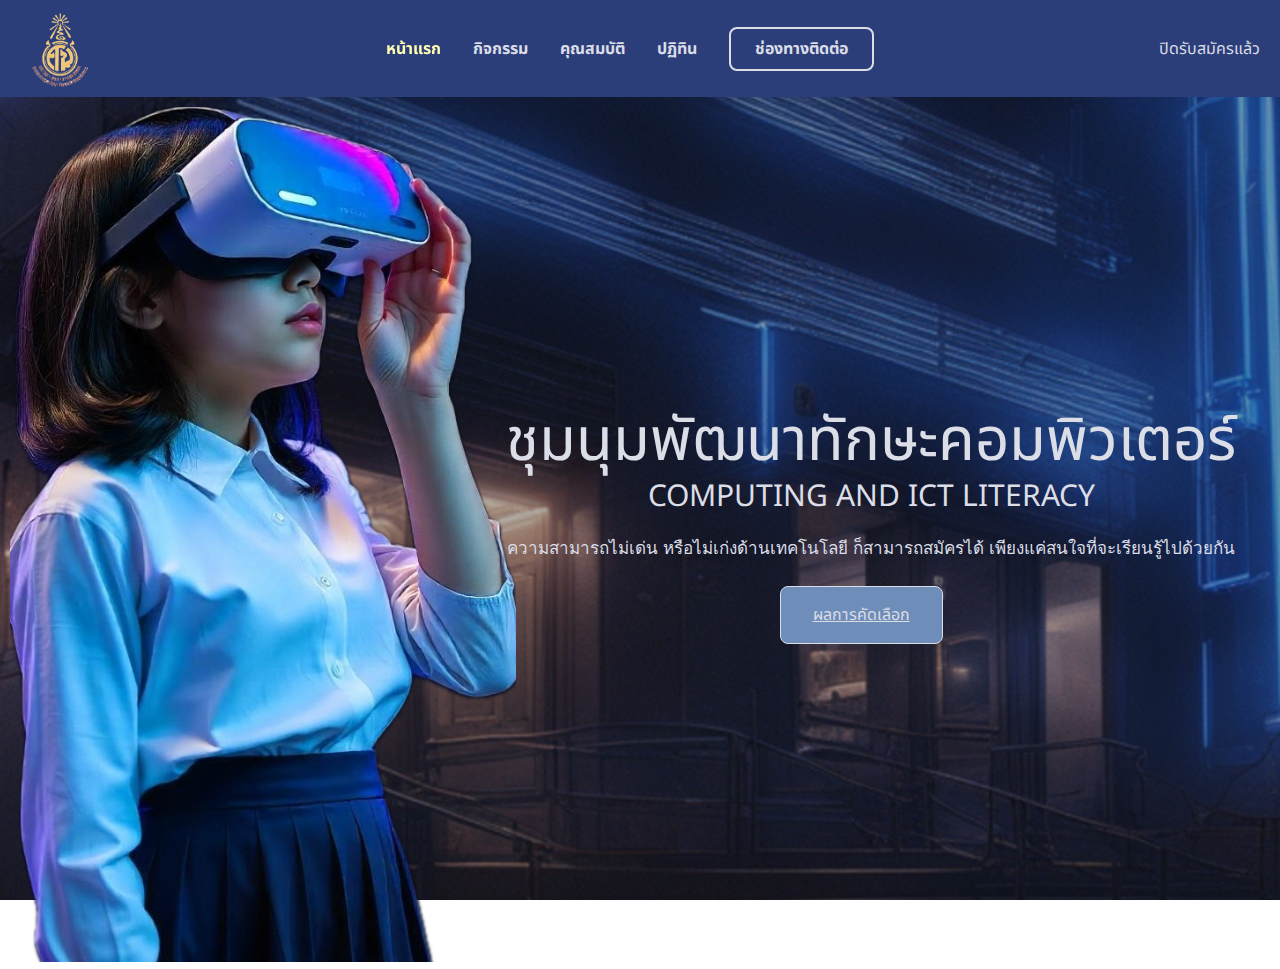
<file: index.html>
<!DOCTYPE html>
<html lang="en">
<head>
    <meta charset="UTF-8">
    <meta name="viewport" content="width=device-width, initial-scale=1.0">
    <link rel="stylesheet" href="./style.css">
    <title>ชุมนุมพัฒนาทักษะคอมพิวเตอร์</title>
</head>

<body>
    <div class="main-container">
        <nav>
            <div class="logo">
                <img src="SNR logo.png" width="80px" alt="logo">
            </div>
            <ul>
                <li>
                    <a class="active" href="#">หน้าแรก</a>
                </li>

                <li>
                    <a href="กิจกรรม.html">กิจกรรม</a>
                </li>

                <li>
                    <a href="คุณสมบัติ.html">คุณสมบัติ</a>
                </li>

                <li>
                    <a href="ปฏิทิน.html">ปฏิทิน</a>
                </li>

                <!--<li>
                    <a href="#">ลงเวลาเรียน</a>
                </li>

                <li>
                    <a href="#">สื่อการสอน</a>
                </li>-->

                <li>
                    <a class="btn light" href="/ช่องทางติดต่อ.html">ช่องทางติดต่อ</a>
                </li>     
            </ul>
                <div class="banner">
                    ปิดรับสมัครแล้ว
                </div>
                <div class="mobile-menu active">
                    <img src="menu.svg" alt="nav-icon">
                </div>
                <div class="mobile-close">
                    <img src="close.svg" alt="nav-icon">
                </div>

                <nav class="mobile-navigation">
                    <ul>
                        <li>
                            <a class="active" href="index.html">หน้าแรก</a>
                        </li>

                        <li>
                            <a href="กิจกรรม.html">กิจกรรม</a>
                        </li>

                        <li>
                            <a href="#">คุณสมบัติ</a>
                        </li>

                        <li>
                            <a href="ปฏิทิน.html">ปฏิทิน</a>
                        </li>

                        <!--<li>
                            <a href="#">ลงเวลาเรียน</a>
                        </l>

                        <li>
                            <a href="#">สื่อการสอน</a>
                        </li>-->

                        <li>
                            <a class="btn light" href="/ช่องทางติดต่อ.html">ช่องทางติดต่อ</a>
                        </li>     
                    </ul>
                </nav>
        </nav>



        <div class="hero-container">
            <!--<div class="hero-image">
                <img src="IMG_1055.PNG" width="280px" alt="hero image">
                <div class="hero-ground"></div>
            </div>-->
            <div class="hero-image">
                <img src="./IMG_1055.svg" alt="hero image">
            </div>
            <div class="hero-text">
                <h1>
                    ชุมนุมพัฒนาทักษะคอมพิวเตอร์
                </h1>
                <h3>
                    COMPUTING AND ICT LITERACY
                </h3>
                <p class="subtitle">
                    ความสามารถไม่เด่น หรือไม่เก่งด้านเทคโนโลยี ก็สามารถสมัครได้ เพียงแค่สนใจที่จะเรียนรู้ไปด้วยกัน
                </p>
                <div class="btn dark">
                    <a class="btn1" href="ผลการคัดเลือก.html">
                        ผลการคัดเลือก
                    </a>
                    <!--<a class="btn2">
                        เข้าสู่ระบบ
                    </a>-->
                </div>
            </div>
        
            
        </div>
        <div class="hero-text1">
            <div class="btn dark1">
                <a class="btn3" href="ผลการคัดเลือก.html">
                    ผลการคัดเลือก
                </a>
                <!--<a class="btn4">
                    เข้าสู่ระบบ
                </a>-->
            </div>
            <p class="subtitle1">
                ความสามารถไม่เด่น หรือไม่เก่งด้านเทคโนโลยี ก็สามารถสมัครได้ เพียงแค่สนใจที่จะเรียนรู้ไปด้วยกัน
            </p>
            <div class="banner1">
                ปิดรับสมัครแล้ว
            </div>
        </div>
        <!--<div class="bg">
            <img src="ชุมนุม.png 1.svg" alt="background">
        </div>-->
        
    
    <script src="./main.js"> 

    </script>
</body>
</html>
</file>
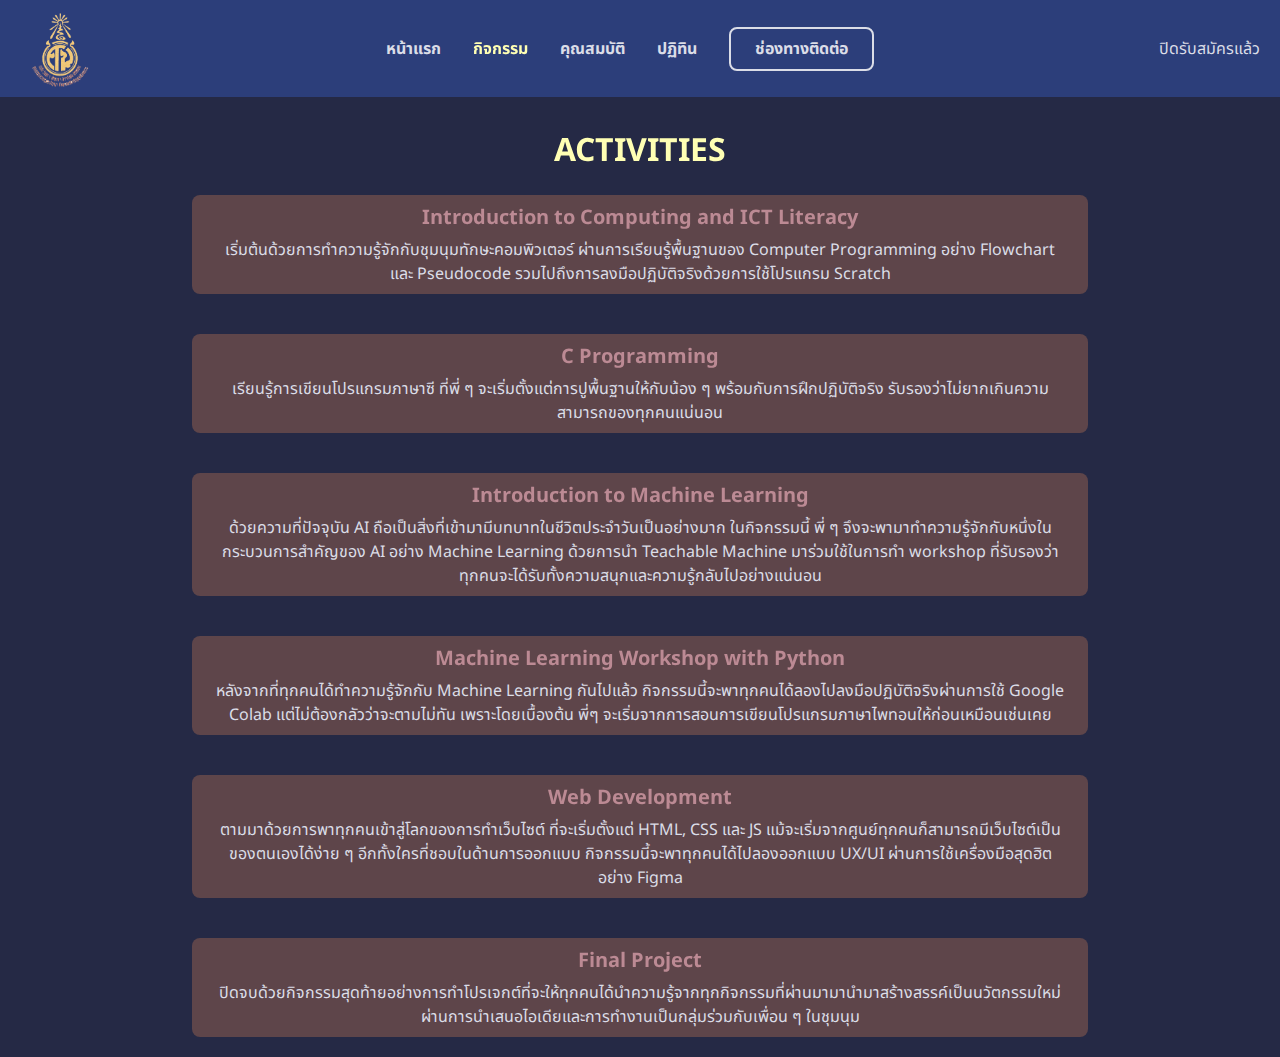
<file: กิจกรรม.html>
<!DOCTYPE html>
<html lang="en">
<head>
    <meta charset="UTF-8">
    <meta name="viewport" content="width=device-width, initial-scale=1.0">
    <link rel="stylesheet" href="/กิจกรรม.css">
    <title>กิจกรรม</title>
</head>
<body>
    <div class="main-container">
        <nav>
            <div class="logo">
                <img src="SNR logo.png" width="80px" alt="logo">
            </div>
            <ul>
                <li>
                    <a href="index.html">หน้าแรก</a>
                </li>

                <li>
                    <a class="active" href="กิจกรรม.html">กิจกรรม</a>
                </li>

                <li>
                    <a href="คุณสมบัติ.html">คุณสมบัติ</a>
                </li>

                <li>
                    <a href="ปฏิทิน.html">ปฏิทิน</a>
                </li>

                <!--<li>
                    <a href="#">ลงเวลาเรียน</a>
                </li>

                <li>
                    <a href="#">สื่อการสอน</a>
                </li>-->

                <li>
                    <a class="btn light" href="/ช่องทางติดต่อ.html">ช่องทางติดต่อ</a>
                </li>     
            </ul>
                <div class="banner">
                    ปิดรับสมัครแล้ว
                </div>

                <div class="mobile-menu active">
                    <img src="menu.svg" alt="nav-icon">
                </div>
                <div class="mobile-close">
                    <img src="close.svg" alt="nav-icon">
                </div>
            
                <nav class="mobile-navigation">
                    <ul>
                        <li>
                            <a href="/index.html">หน้าแรก</a>
                        </li>

                        <li>
                            <a class="active" href="/กิจกรรม.html">กิจกรรม</a>
                        </li>

                        <li>
                            <a href="/คุณสมบัติ.html">คุณสมบัติ</a>
                        </li>

                        <li>
                            <a href="ปฏิทิน.html">ปฏิทิน</a>
                        </li>

                        <!--<li>
                            <a href="#">ลงเวลาเรียน</a>
                        </l>

                        <li>
                            <a href="#">สื่อการสอน</a>
                        </li>-->

                        <li>
                            <a class="btn light" href="/ช่องทางติดต่อ.html">ช่องทางติดต่อ</a>
                        </li>     
                    </ul>
                </nav>
        </nav>

        <div class="heading">
            <h1>ACTIVITIES</h1>
        </div>

        <div class="content">
            <div class="card1">
                <span class="title">
                    Introduction to Computing and ICT Literacy
                </span>
                <span>
                    เริ่มต้นด้วยการทำความรู้จักกับชุมนุมทักษะคอมพิวเตอร์ ผ่านการเรียนรู้พื้นฐานของ Computer Programming อย่าง Flowchart และ Pseudocode รวมไปถึงการลงมือปฏิบัติจริงด้วยการใช้โปรแกรม Scratch
                </span>
            </div>

            <div class="card2">
                <span class="title">
                    C Programming
                </span>
                <span>
                    เรียนรู้การเขียนโปรแกรมภาษาซี ที่พี่ ๆ จะเริ่มตั้งแต่การปูพื้นฐานให้กับน้อง ๆ พร้อมกับการฝึกปฏิบัติจริง รับรองว่าไม่ยากเกินความสามารถของทุกคนแน่นอน
                </span>
            </div>

            <div class="card3">
                <span class="title">
                    Introduction to Machine Learning
                </span>
                <span>
                    ด้วยความที่ปัจจุบัน AI ถือเป็นสิ่งที่เข้ามามีบทบาทในชีวิตประจำวันเป็นอย่างมาก ในกิจกรรมนี้ พี่ ๆ จึงจะพามาทำความรู้จักกับหนึ่งในกระบวนการสำคัญของ AI อย่าง Machine Learning ด้วยการนำ Teachable Machine มาร่วมใช้ในการทำ workshop ที่รับรองว่าทุกคนจะได้รับทั้งความสนุกและความรู้กลับไปอย่างแน่นอน
                </span>
            </div>

            <div class="card4">
                <span class="title">
                    Machine Learning Workshop with Python
                </span>
                <span>
                    หลังจากที่ทุกคนได้ทำความรู้จักกับ Machine Learning กันไปแล้ว กิจกรรมนี้จะพาทุกคนได้ลองไปลงมือปฏิบัติจริงผ่านการใช้ Google Colab แต่ไม่ต้องกลัวว่าจะตามไม่ทัน เพราะโดยเบื้องต้น พี่ๆ จะเริ่มจากการสอนการเขียนโปรแกรมภาษาไพทอนให้ก่อนเหมือนเช่นเคย
                </span>
            </div>

            <div class="card5">
                <span class="title">
                    Web Development
                </span>
                <span>
                    ตามมาด้วยการพาทุกคนเข้าสู่โลกของการทำเว็บไซต์ ที่จะเริ่มตั้งแต่ HTML, CSS และ JS แม้จะเริ่มจากศูนย์ทุกคนก็สามารถมีเว็บไซต์เป็นของตนเองได้ง่าย ๆ อีกทั้งใครที่ชอบในด้านการออกแบบ กิจกรรมนี้จะพาทุกคนได้ไปลองออกแบบ UX/UI ผ่านการใช้เครื่องมือสุดฮิตอย่าง Figma
                </span>
            </div>

            <div class="card6">
                <span class="title">
                    Final Project
                </span>
                <span>
                    ปิดจบด้วยกิจกรรมสุดท้ายอย่างการทำโปรเจกต์ที่จะให้ทุกคนได้นำความรู้จากทุกกิจกรรมที่ผ่านมามานำมาสร้างสรรค์เป็นนวัตกรรมใหม่ผ่านการนำเสนอไอเดียและการทำงานเป็นกลุ่มร่วมกับเพื่อน ๆ ในชุมนุม
                </span>
            </div>
        </div>
        
    <script src="./main.js"> 

    </script>
        
</body>
</html>
</file>
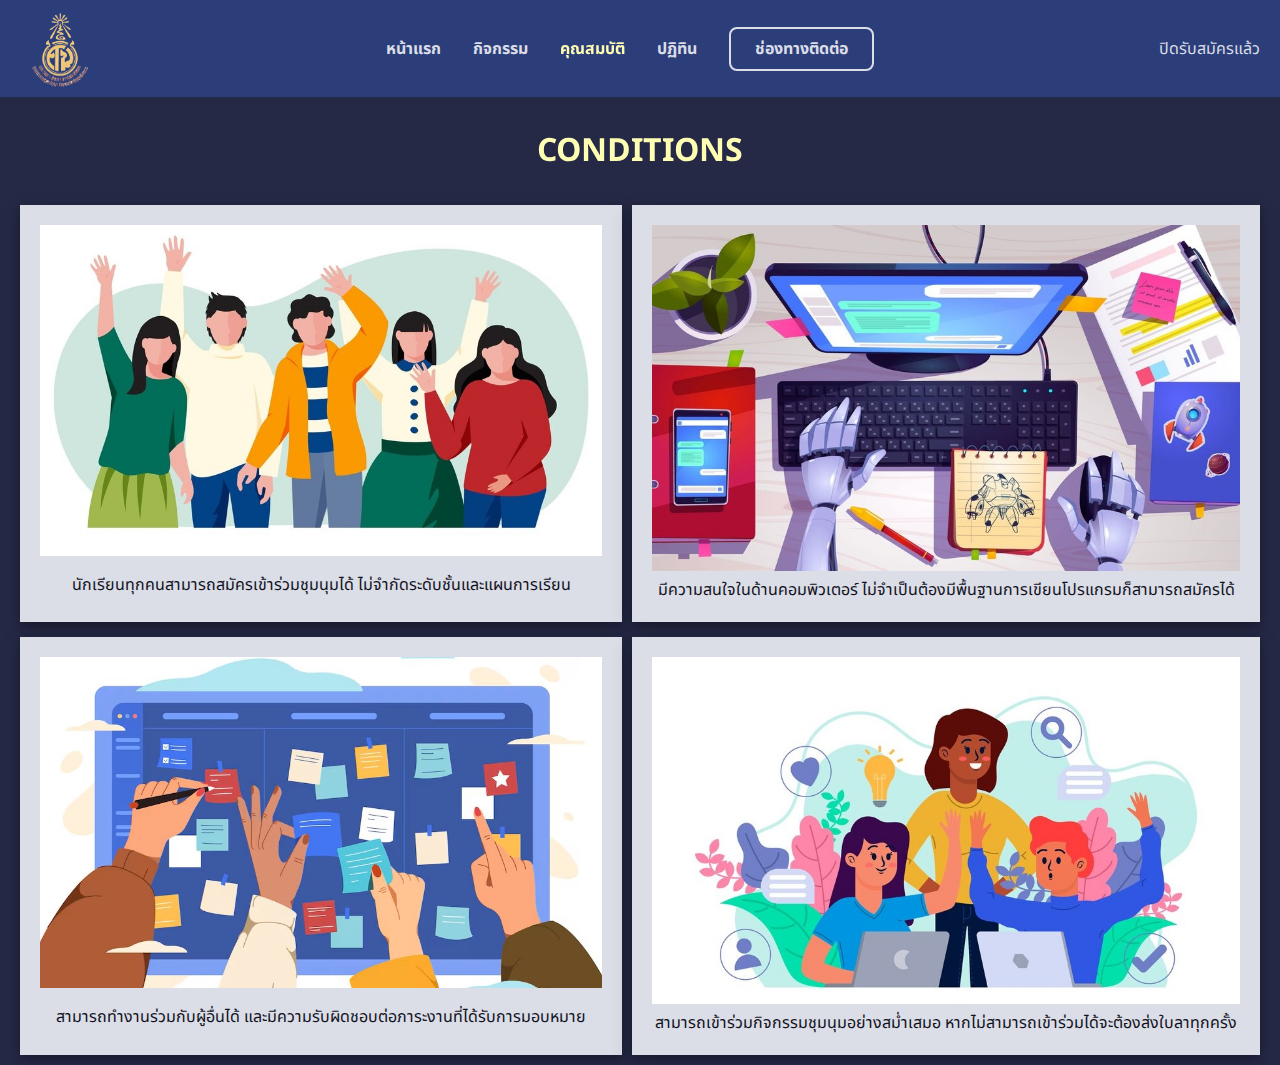
<file: คุณสมบัติ.html>
<!DOCTYPE html>
<html lang="en">
<head>
    <meta charset="UTF-8">
    <meta name="viewport" content="width=device-width, initial-scale=1.0">
    <link rel="stylesheet" href="/คุณสมบัติ.css">
    <title>คุณสมบัติ</title>
</head>
<body>
    <div class="main-container">
        <nav>
            <div class="logo">
                <img src="SNR logo.png" width="80px" alt="logo">
            </div>
            <ul>
                <li>
                    <a href="index.html">หน้าแรก</a>
                </li>

                <li>
                    <a href="กิจกรรม.html">กิจกรรม</a>
                </li>

                <li>
                    <a class="active" href="คุณสมบัติ.html">คุณสมบัติ</a>
                </li>

                <li>
                    <a href="ปฏิทิน.html">ปฏิทิน</a>
                </li>

                <!--<li>
                    <a href="#">ลงเวลาเรียน</a>
                </li>

                <li>
                    <a href="#">สื่อการสอน</a>
                </li>-->

                <li>
                    <a class="btn light" href="/ช่องทางติดต่อ.html">ช่องทางติดต่อ</a>
                </li>     
            </ul>
                <div class="banner">
                    ปิดรับสมัครแล้ว
                </div>

                <div class="mobile-menu active">
                    <img src="menu.svg" alt="nav-icon">
                </div>
                <div class="mobile-close">
                    <img src="close.svg" alt="nav-icon">
                </div>
            
                <nav class="mobile-navigation">
                    <ul>
                        <li>
                            <a href="index.html">หน้าแรก</a>
                        </li>

                        <li>
                            <a href="กิจกรรม.html">กิจกรรม</a>
                        </li>

                        <li>
                            <a class="active" href="คุณสมบัติ.html">คุณสมบัติ</a>
                        </li>

                        <li>
                            <a href="ปฏิทิน.html">ปฏิทิน</a>
                        </li>

                        <!--<li>
                            <a href="#">ลงเวลาเรียน</a>
                        </li>

                        <li>
                            <a href="#">สื่อการสอน</a>
                        </li>-->

                        <li>
                            <a class="btn light" href="/ช่องทางติดต่อ.html">ช่องทางติดต่อ</a>
                        </li>     
                    </ul>
                </nav>
        </nav>


        <div class="heading">
            <h1>CONDITIONS</h1>
        </div>

        <div class="content">
            <!--<div class="content_info">-->
                <div class="card1">
                    <img src="/con1.1.jpg" alt="">
                    <span>
                        นักเรียนทุกคนสามารถสมัครเข้าร่วมชุมนุมได้ ไม่จำกัดระดับชั้นและแผนการเรียน
                    </span>
                </div>

                <div class="card2">
                    <img src="/con3.3.jpg" alt="">
                    <span>
                        มีความสนใจในด้านคอมพิวเตอร์ ไม่จำเป็นต้องมีพื้นฐานการเขียนโปรแกรมก็สามารถสมัครได้ 
                    </span>
                </div>

                <div class="card3">
                    <img src="/con2.jpg" alt="">
                    <span>
                        สามารถทำงานร่วมกับผู้อื่นได้ และมีความรับผิดชอบต่อภาระงานที่ได้รับการมอบหมาย
                    </span>
                </div>

                <div class="card4">
                    <img src="/con4.jpg" alt="">
                    <span>
                        สามารถเข้าร่วมกิจกรรมชุมนุมอย่างสม่ำเสมอ หากไม่สามารถเข้าร่วมได้จะต้องส่งใบลาทุกครั้ง
                    </span>
                </div>
            </div>
        </div>
        
    <script src="./main.js"> 

    </script>
        
</body>
</html>
</file>
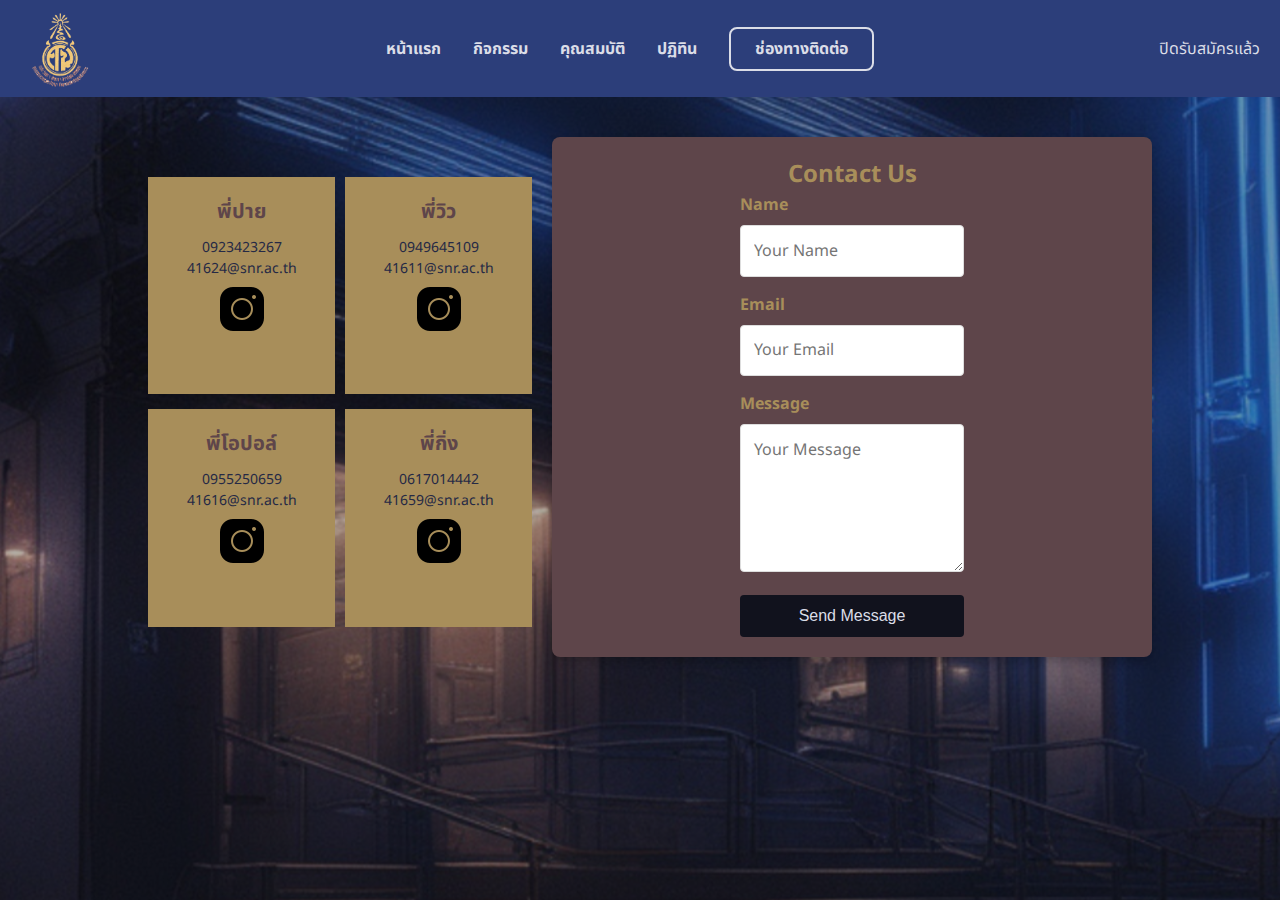
<file: ช่องทางติดต่อ.html>
<!DOCTYPE html>
<html lang="en">
<head>
    <meta charset="UTF-8">
    <meta name="viewport" content="width=device-width, initial-scale=1.0">
    <link rel="stylesheet" href="/ช่องทางติดต่อ.css">
    <title>ช่องทางติดต่อ</title>
</head>
<body>
    <div class="main-container">
        <nav>
            <div class="logo">
                <img src="SNR logo.png" width="80px" alt="logo">
            </div>
            <ul>
                <li>
                    <a href="index.html">หน้าแรก</a>
                </li>

                <li>
                    <a href="กิจกรรม.html">กิจกรรม</a>
                </li>

                <li>
                    <a  href="คุณสมบัติ.html">คุณสมบัติ</a>
                </li>

                <li>
                    <a href="ปฏิทิน.html">ปฏิทิน</a>
                </li>

                <!--<li>
                    <a href="#">ลงเวลาเรียน</a>
                </li>

                <li>
                    <a href="#">สื่อการสอน</a>
                </li>-->

                <li>
                    <a class="btn light" href="#">ช่องทางติดต่อ</a>
                </li>     
            </ul>
                <div class="banner">
                    ปิดรับสมัครแล้ว
                </div>

                <div class="mobile-menu active">
                    <img src="menu.svg" alt="nav-icon">
                </div>
                <div class="mobile-close">
                    <img src="close.svg" alt="nav-icon">
                </div>
            
                <nav class="mobile-navigation">
                    <ul>
                        <li>
                            <a href="index.html">หน้าแรก</a>
                        </li>

                        <li>
                            <a href="กิจกรรม.html">กิจกรรม</a>
                        </li>

                        <li>
                            <a href="คุณสมบัติ.html">คุณสมบัติ</a>
                        </li>

                        <li>
                            <a href="ปฏิทิน.html">ปฏิทิน</a>
                        </li>

                        <!--<li>
                            <a href="#">ลงเวลาเรียน</a>
                        </l>

                        <li>
                            <a href="#">สื่อการสอน</a>
                        </li>-->

                        <li>
                            <a class="btn light" href="#">ช่องทางติดต่อ</a>
                        </li>     
                    </ul>
                </nav>
        </nav>

        <!--<div class="heading">
            <h1>CONTACT</h1>
        </div>-->

        <div class="contact">
            <div class="content">
                <div class="con1">
                    <h1 class="name">พี่ปาย</h1>
                        <div class="info">
                            <p>0923423267</p>
                            <p>41624@snr.ac.th</p>
                            <a href="https://www.instagram.com/https.paiswn?utm_source=ig_web_button_share_sheet&igsh=ZDNlZDc0MzIxNw==">
                                <img src="/icons8-instagram-50.png" alt="">
                            </a>
                        </div>
                </div>

                <div class="con2">
                    <h1 class="name">พี่วิว</h1>
                        <div class="info">
                            <p>0949645109</p>
                            <p>41611@snr.ac.th</p>
                            <a href="https://www.instagram.com/vbixnwxn_25?utm_source=ig_web_button_share_sheet&igsh=ZDNlZDc0MzIxNw==">
                                <img src="/icons8-instagram-50.png" alt="">
                            </a>
                        </div>
                    
                </div>

                <div class="con3">
                    <h1 class="name">พี่โอปอล์</h1>
                    <div class="info">
                        <p>0955250659</p>
                        <p>41616@snr.ac.th</p>
                        <a href="https://www.instagram.com/anyp.sweven?utm_source=ig_web_button_share_sheet&igsh=ZDNlZDc0MzIxNw==">
                            <img src="/icons8-instagram-50.png" alt="">
                        </a>
                    </div>
                </div>

                <div class="con4">
                    <h1 class="name">พี่กิ่ง</h1>
                    <div class="info">
                        <p>0617014442</p>
                        <p>41659@snr.ac.th</p>
                        <a href="https://www.instagram.com/greentea_ppg/?utm_source=ig_web_button_share_sheet">
                        <img src="/icons8-instagram-50.png" alt="">
                    </a>
                    </div>
                </div>
            </div>

            <div class="contact-form-container">
                <h2>Contact Us</h2>
                <form id="contactForm">
                    <div class="form-group">
                        <label for="name">Name</label>
                        <input type="text" id="name" 
                               name="name" 
                               placeholder="Your Name" required>
                        <span class="error-message" id="nameError"></span>
                    </div>
                    <div class="form-group">
                        <label for="email">Email</label>
                        <input type="email" id="email" 
                               name="email" 
                               placeholder="Your Email" required>
                        <span class="error-message" id="emailError"></span>
                    </div>
                    <div class="form-group">
                        <label for="message">Message</label>
                        <textarea id="message" 
                                  name="message" 
                                  placeholder="Your Message" 
                                  rows="5" required></textarea>
                        <span class="error-message" 
                              id="messageError"></span>
                    </div>
                    <button type="submit" 
                            class="submit-button">
                      Send Message
                    </button>
                </form>
        </div>

        

        <!--<div class="contact">
            <div class="content">
                <div class="person">
                    <div class="personcontact1">
                        <h1 class="name">พี่ปาย</h1>
                        <p>0923423267</p>
                        <p>41624@snr.ac.th</p>
                        <a href="https://www.instagram.com/https.paiswn?utm_source=ig_web_button_share_sheet&igsh=ZDNlZDc0MzIxNw==">
                            <img src="/icons8-instagram-50.png" alt="">
                        </a>
                    </div>

                    <div class="personcontact2">
                        <h1 class="name">พี่วิว</h1>
                        <p>0949645109</p>
                        <p>41611@snr.ac.th</p>
                        <a href="https://www.instagram.com/vbixnwxn_25?utm_source=ig_web_button_share_sheet&igsh=ZDNlZDc0MzIxNw==">
                            <img src="/icons8-instagram-50.png" alt="">
                        </a>
                    </div>

                    <div class="personcontact3">
                        <h1 class="name">พี่โอปอล์</h1>
                        <p>0955250659</p>
                        <p>41616@snr.ac.th</p>
                        <a href="https://www.instagram.com/anyp.sweven?utm_source=ig_web_button_share_sheet&igsh=ZDNlZDc0MzIxNw==">
                            <img src="/icons8-instagram-50.png" alt="">
                        </a>
                    </div>
                </div>
            </div>
        </div>-->

        <script src="./main.js"> 

        </script>
</body>
</html>
</file>
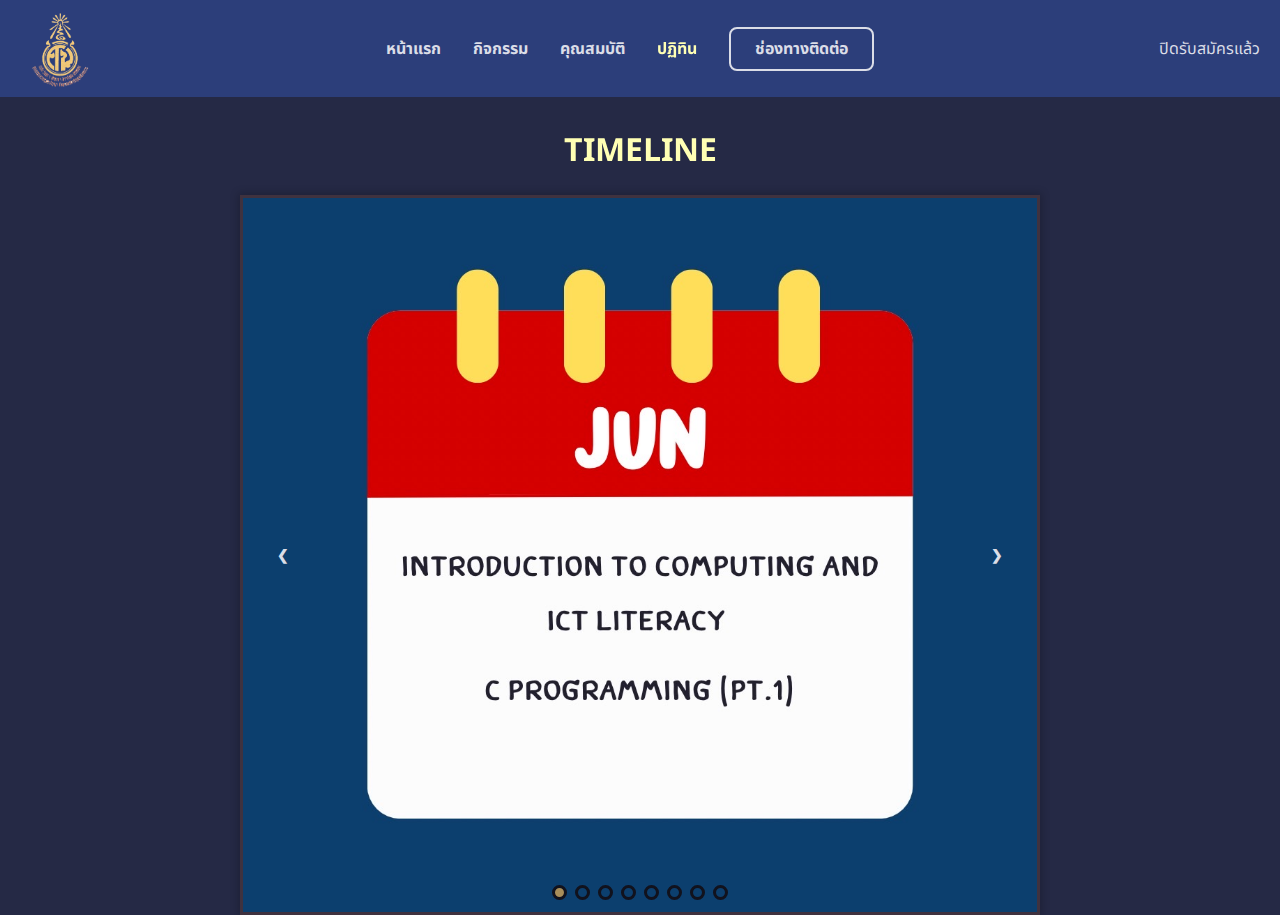
<file: ปฏิทิน.html>
<!DOCTYPE html>
<html lang="en">
<head>
    <meta charset="UTF-8">
    <meta name="viewport" content="width=device-width, initial-scale=1.0">
    <link rel="stylesheet" href="/ปฏทิน.css">
    <title>ปฏิทิน</title>
</head>
<body>
    <div class="main-container">
        <nav>
            <div class="logo">
                <img src="SNR logo.png" width="80px" alt="logo">
            </div>
            <ul>
                <li>
                    <a href="index.html">หน้าแรก</a>
                </li>

                <li>
                    <a href="กิจกรรม.html">กิจกรรม</a>
                </li>

                <li>
                    <a  href="คุณสมบัติ.html">คุณสมบัติ</a>
                </li>

                <li>
                    <a class="active" href="ปฏิทิน.html">ปฏิทิน</a>
                </li>

                <!--<li>
                    <a href="#">ลงเวลาเรียน</a>
                </li>

                <li>
                    <a href="#">สื่อการสอน</a>
                </li>-->

                <li>
                    <a class="btn light" href="/ช่องทางติดต่อ.html">ช่องทางติดต่อ</a>
                </li>     
            </ul>
                <div class="banner">
                    ปิดรับสมัครแล้ว
                </div>

                <div class="mobile-menu active">
                    <img src="menu.svg" alt="nav-icon">
                </div>
                <div class="mobile-close">
                    <img src="close.svg" alt="nav-icon">
                </div>
            
                <nav class="mobile-navigation">
                    <ul>
                        <li>
                            <a href="index.html">หน้าแรก</a>
                        </li>

                        <li>
                            <a href="กิจกรรม.html">กิจกรรม</a>
                        </li>

                        <li>
                            <a href="เงื่อนไข.html">คุณสมบัติ</a>
                        </li>

                        <li>
                            <a class="active" href="ปฏิทิน.html">ปฏิทิน</a>
                        </li>

                        <!--<li>
                            <a href="#">ลงเวลาเรียน</a>
                        </l>

                        <li>
                            <a href="#">สื่อการสอน</a>
                        </li>-->

                        <li>
                            <a class="btn light" href="/ช่องทางติดต่อ.html">ช่องทางติดต่อ</a>
                        </li>     
                    </ul>
                </nav>
        </nav>


        <div class="heading">
            <h1>TIMELINE</h1>
        </div>

        <div class="slider">
            <div class="image fade">
                <img src="june.jpg" width="100%" class="active">
                <img src="july.jpg" width="100%" >
                <img src="august.jpg" width="100%">
                <img src="september.jpg" width="100%">
                <img src="november.jpg" width="100%">
                <img src="december.jpg" width="100%">
                <img src="january.jpg" width="100%">
                <img src="february.jpg" width="100%">
            </div>

            <div class="button">
                <span class="prev">&#10094;</span>
                <span class="next">&#10095;</span>
            </div>

            <div class="dots">
                <div class="dot active" attr='0'></div>
                <div class="dot" attr='1'></div>
                <div class="dot" attr='2'></div>
                <div class="dot" attr='3'></div>
                <div class="dot" attr='4'></div>
                <div class="dot" attr='5'></div>
                <div class="dot" attr='6'></div>
                <div class="dot" attr='7'></div>
            </div>

        </div>
          
        
    <script > 
    const mobileMenu = document.querySelector(".mobile-menu")
    const mobileClose = document.querySelector(".mobile-close")
    const mobileNavigation = document.querySelector(".mobile-navigation")

    mobileMenu.addEventListener("click" , () => {
        mobileNavigation.classList.add("active");
        mobileClose.classList.add("active");
    })

    mobileClose.addEventListener("click" , () => {
        mobileNavigation.classList.remove("active");
        mobileClose.classList.remove("active");
    })
   let images = document.querySelectorAll('.slider .image img');
   let dots = document.querySelectorAll('.dots .dot');
   let prevButton = document.querySelector('.prev');
   let nextButton = document.querySelector('.next');

   let currentIndex = 0;

    function showImage(index) {
        images.forEach(img => img.classList.remove('active'));
        dots.forEach(dot => dot.classList.remove('active'));

        images[index].classList.add('active');
        dots[index].classList.add('active');
    }

  
    nextButton.addEventListener('click', function() {
        currentIndex++;
        if (currentIndex >= images.length) {
            currentIndex = 0; 
        }
    showImage(currentIndex);
    });

   
    prevButton.addEventListener('click', function() {
        currentIndex--;
        if (currentIndex < 0) {
            currentIndex = images.length - 1; 
        }
    showImage(currentIndex);
    });


    dots.forEach((dot, index) => {
        dot.addEventListener('click', function() {
            currentIndex = index;
            showImage(currentIndex);
        });
    });

    showImage(currentIndex);

    
    </script>
</body>
</html>
</file>
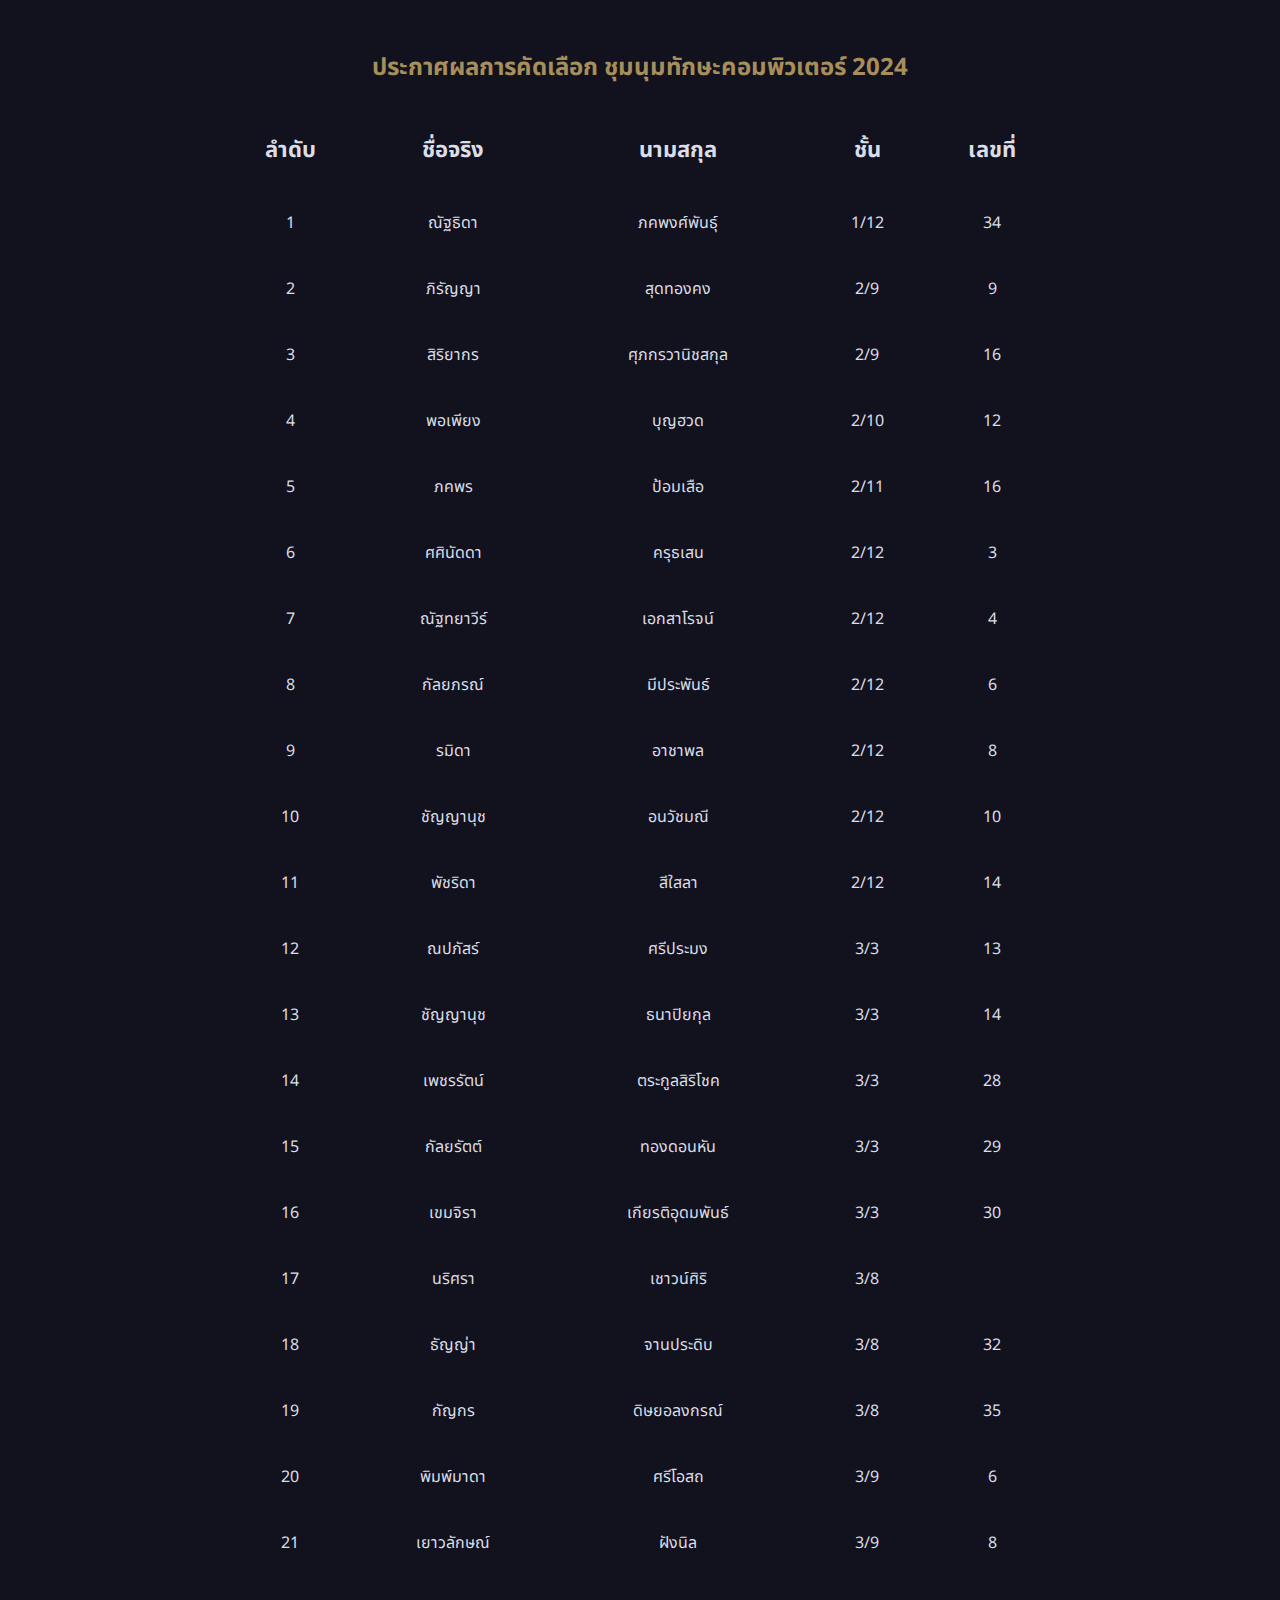
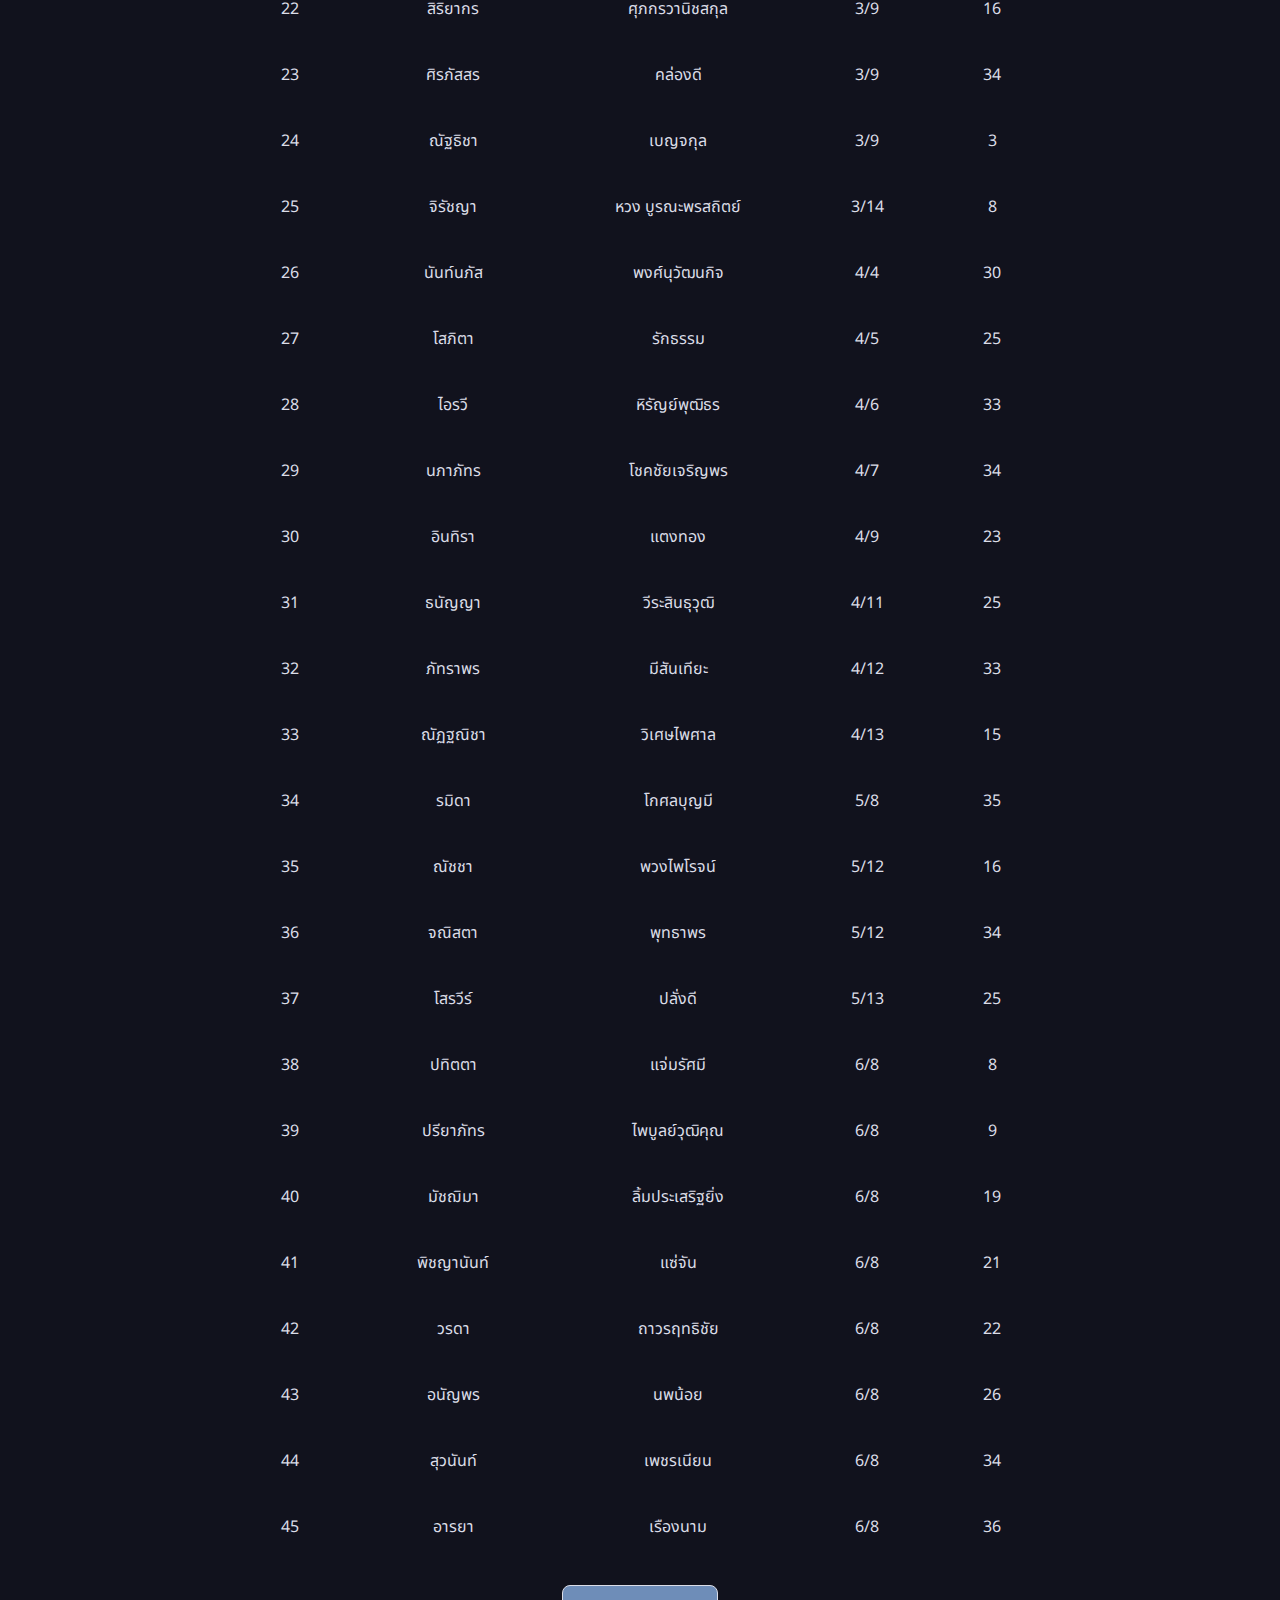
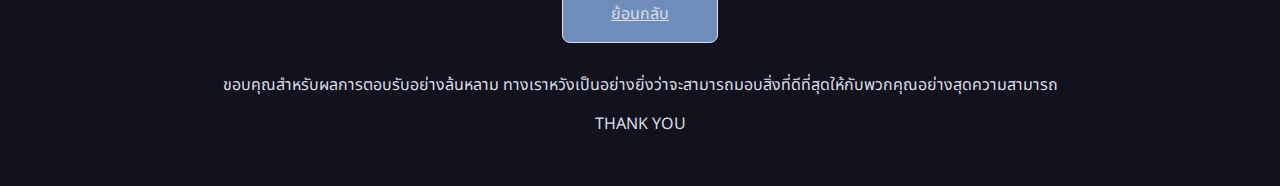
<file: ผลการคัดเลือก.html>
<!DOCTYPE html>
<html lang="en">
<head>
    <meta charset="UTF-8">
    <meta name="viewport" content="width=device-width, initial-scale=1.0">
    <link rel="stylesheet" href="ผลการคัดเลือก.css">
    <title>ผลการคัดเลือก</title>
</head>
<body>
    <div class="main-container">
        <div class="hero-text">
            <h2>ประกาศผลการคัดเลือก ชุมนุมทักษะคอมพิวเตอร์ 2024</h2>
        </div>

            <table>
                <tr>
                    <th>ลำดับ</th>
                    <th>ชื่อจริง</th>
                    <th>นามสกุล</th>
                    <th>ชั้น</th>
                    <th>เลขที่</th>
                </tr>
                <tr>
                    <td> 1</td>
                    <td>ณัฐธิดา</td>
                    <td>ภคพงศ์พันธุ์</td>
                    <td>1/12</td>
                    <td>34</td>
                </tr>
                <tr>
                    <td> 2</td>
                    <td>ภิรัญญา</td>
                    <td>สุดทองคง</td>
                    <td>2/9</td>
                    <td>9</td>
                </tr>
                <tr>
                    <td>3</td>
                    <td>สิริยากร</td>
                    <td>ศุภกรวานิชสกุล</td>
                    <td>2/9</td>
                    <td>16</td>
                </tr>
                <tr>
                    <td>4</td>
                    <td>พอเพียง</td>
                    <td>บุญฮวด</td>
                    <td>2/10</td>
                    <td>12</td>
                </tr>
                <tr>
                    <td> 5</td>
                    <td>ภคพร</td>
                    <td>ป้อมเสือ</td>
                    <td> 2/11</td>
                    <td>16</td>
                </tr>
                <tr>
                    <td> 6</td>
                    <td>ศศินัดดา </td>
                    <td>ครุธเสน</td>
                    <td> 2/12</td>
                    <td>3</td>
                </tr>
                <tr>
                    <td>7</td>
                    <td>ณัฐทยาวีร์</td>
                    <td>เอกสาโรจน์</td>
                    <td>2/12 </td>
                    <td>4</td>
                </tr>
                <tr>
                    <td>8</td>
                    <td>กัลยภรณ์</td>
                    <td>มีประพันธ์</td>
                    <td> 2/12</td>
                    <td>6</td>
                </tr>
                <tr>
                    <td>9</td>
                    <td>รมิดา</td>
                    <td>อาชาพล</td>
                    <td> 2/12</td>
                    <td>8</td>
                </tr>
                <tr>
                    <td> 10</td>
                    <td>ชัญญานุช</td>
                    <td>อนวัชมณี</td>
                    <td> 2/12</td>
                    <td>10</td>
                </tr>
                <tr>
                    <td> 11</td>
                    <td> พัชริดา</td>
                    <td>สีใสลา</td>
                    <td> 2/12</td>
                    <td>14</td>
                </tr>
                <tr>
                    <td> 12</td>
                    <td>ณปภัสร์</td>
                    <td>ศรีประมง </td>
                    <td>3/3</td>
                    <td>13</td>
                </tr>
                <tr>
                    <td> 13</td>
                    <td> ชัญญานุช </td>
                    <td> ธนาปิยกุล </td>
                    <td> 3/3 </td>
                    <td>14</td>
                </tr>
                <tr>
                    <td> 14</td>
                    <td>เพชรรัตน์ </td>
                    <td>ตระกูลสิริโชค</td>
                    <td> 3/3</td>
                    <td>28</td>
                </tr>
                <tr>
                    <td> 15</td>
                    <td>กัลยรัตต์</td>
                    <td>ทองดอนหัน </td>
                    <td>3/3</td>
                    <td>29</td>
                </tr>
                <tr>
                    <td> 16</td>
                    <td> เขมจิรา </td>
                    <td> เกียรติอุดมพันธ์ </td>
                    <td> 3/3 </td>
                    <td> 30</td>
                </tr>
                <tr>
                    <td> 17</td>
                    <td>นริศรา </td>
                    <td>เชาวน์ศิริ </td>
                    <td> 3/8</td>
                </tr>
                <tr>
                    <td> 18</td>
                    <td>ธัญญ่า </td>
                    <td>จานประดิบ</td>
                    <td> 3/8 </td>
                    <td>32</td>
                </tr>
                <tr>
                    <td> 19</td>
                    <td> กัญกร </td>
                    <td>ดิษยอลงกรณ์</td>
                    <td>  3/8 </td>
                    <td>  35</td>
                </tr>
                <tr>
                    <td> 20</td>
                    <td>พิมพ์มาดา</td>
                    <td>ศรีโอสถ</td>
                    <td>  3/9 </td>
                    <td>6</td>
                </tr>
                <tr>
                    <td> 21</td>
                    <td>เยาวลักษณ์</td>
                    <td>ฝังนิล</td>
                    <td>3/9 </td>
                    <td> 8</td>
                </tr>
                <tr>
                    <td>22</td>
                    <td> สิริยากร </td>
                    <td> ศุภกรวานิชสกุล</td>
                    <td>  3/9</td>
                    <td>  16</td>
                </tr>
                <tr>
                    <td>23</td>
                    <td>ศิรภัสสร </td>
                    <td>คล่องดี </td>
                    <td> 3/9 </td>
                    <td>34</td>
                </tr>
                <tr>
                    <td>24</td>
                    <td>ณัฐธิชา</td>
                    <td>เบญจกุล</td>
                    <td> 3/9</td>
                    <td>3</td>
                </tr>
                <tr>
                    <td>25</td>
                    <td>จิรัชญา</td>
                    <td>หวง บูรณะพรสถิตย์</td>
                    <td> 3/14</td>
                    <td>8</td>
                </tr>
                <tr>
                    <td>26</td>
                    <td> นันท์นภัส</td>
                    <td>  พงศ์นุวัฒนกิจ </td>
                    <td>   4/4</td>
                    <td>  30</td>
                </tr>
                <tr>
                    <td> 27</td>
                    <td>โสภิตา</td>
                    <td>รักธรรม </td>
                    <td> 4/5 </td>
                    <td> 25</td>
                </tr>
                <tr>
                    <td>28</td>
                    <td>ไอรวี </td>
                    <td>หิรัญย์พุฒิธร </td>
                    <td> 4/6</td>
                    <td> 33</td>
                </tr>
                <tr>
                    <td>29</td>
                    <td>นภาภัทร</td>
                    <td> โชคชัยเจริญพร</td>
                    <td> 4/7</td>
                    <td>34</td>
                </tr>
                <tr>
                    <td>30</td>
                    <td>อินทิรา</td>
                    <td>แตงทอง </td>
                    <td>4/9 </td>
                    <td>23</td>
                </tr>
                <tr>
                    <td> 31</td>
                    <td>ธนัญญา</td>
                    <td>วีระสินธุวุฒิ</td>
                    <td>4/11</td>
                    <td>25</td>
                </tr>
                <tr>
                    <td> 32</td>
                    <td>ภัทราพร</td>
                    <td>มีสันเทียะ</td>
                    <td>4/12</td>
                    <td>33</td>
                </tr>
                <tr>
                    <td> 33</td>
                    <td>ณัฏฐณิชา</td>
                    <td>วิเศษไพศาล</td>
                    <td>4/13</td>
                    <td>15</td>
                </tr>
                <tr>
                    <td> 34</td>
                    <td>รมิดา</td>
                    <td>โกศลบุญมี</td>
                    <td>5/8</td>
                    <td>35</td>
                </tr>
                <tr>
                    <td>35</td>
                    <td>ณัชชา</td>
                    <td>พวงไพโรจน์</td>
                    <td> 5/12</td>
                    <td>16</td>
                </tr>
                <tr>
                    <td> 36</td>
                    <td>จณิสตา</td>
                    <td>พุทธาพร</td>
                    <td>5/12 </td>
                    <td>34</td>
                </tr>
                <tr>
                    <td> 37</td>
                    <td>โสรวีร์</td>
                    <td>ปลั่งดี </td>
                    <td> 5/13 </td>
                    <td>25</td>
                </tr>
                <tr>
                    <td>38</td>
                    <td>ปทิตตา</td>
                    <td>แจ่มรัศมี</td>
                    <td>6/8</td>
                    <td>8</td>
                </tr>
                <tr>
                    <td>39</td>
                    <td>ปรียาภัทร</td>
                    <td>ไพบูลย์วุฒิคุณ</td>
                    <td> 6/8</td>
                    <td>9</td>
                </tr>
                <tr>
                    <td>40</td>
                    <td>มัชฌิมา</td>
                    <td>ลิ้มประเสริฐยิ่ง</td>
                    <td>6/8</td>
                    <td>19</td>
                </tr>
                <tr>
                    <td> 41</td>
                    <td>พิชญานันท์</td>
                    <td>แซ่จัน</td>
                    <td> 6/8</td>
                    <td>21</td>
                </tr>
                <tr>
                    <td> 42</td>
                    <td>วรดา</td>
                    <td>ถาวรฤทธิชัย</td>
                    <td> 6/8</td>
                    <td>22</td>
                </tr>
                <tr>
                    <td> 43</td>
                    <td>อนัญพร</td>
                    <td>นพน้อย</td>
                    <td> 6/8</td>
                    <td>26</td>
                </tr>
                <tr>
                    <td> 44</td>
                    <td>สุวนันท์</td>
                    <td>เพชรเนียน</td>
                    <td> 6/8</td>
                    <td>34</td>
                </tr>
                <tr>
                    <td> 45</td>
                    <td>อารยา</td>
                    <td>เรืองนาม</td>
                    <td> 6/8</td>
                    <td>36</td>
                </tr>
            </table>


        <div class="mobile">
            <table class="mobile-table">
                <tr>
                    <th>ลำดับ</th>
                    <th>ชื่อจริง</th>
                    <th>นามสกุล</th>
                    <th>ชั้น</th>
                    <th>เลขที่</th>
                </tr>
                <tr>
                    <td> 1</td>
                    <td>ณัฐธิดา</td>
                    <td>ภคพงศ์พันธุ์</td>
                    <td>1/12</td>
                    <td>34</td>
                </tr>
                <tr>
                    <td> 2</td>
                    <td>ภิรัญญา</td>
                    <td>สุดทองคง</td>
                    <td>2/9</td>
                    <td>9</td>
                </tr>
                <tr>
                    <td>3</td>
                    <td>สิริยากร</td>
                    <td>ศุภกรวานิชสกุล</td>
                    <td>2/9</td>
                    <td>16</td>
                </tr>
                <tr>
                    <td>4</td>
                    <td>พอเพียง</td>
                    <td>บุญฮวด</td>
                    <td>2/10</td>
                    <td>12</td>
                </tr>
                <tr>
                    <td> 5</td>
                    <td>ภคพร</td>
                    <td>ป้อมเสือ</td>
                    <td> 2/11</td>
                    <td>16</td>
                </tr>
                <tr>
                    <td> 6</td>
                    <td>ศศินัดดา </td>
                    <td>ครุธเสน</td>
                    <td> 2/12</td>
                    <td>3</td>
                </tr>
                <tr>
                    <td>7</td>
                    <td>ณัฐทยาวีร์</td>
                    <td>เอกสาโรจน์</td>
                    <td>2/12 </td>
                    <td>4</td>
                </tr>
                <tr>
                    <td>8</td>
                    <td>กัลยภรณ์</td>
                    <td>มีประพันธ์</td>
                    <td> 2/12</td>
                    <td>6</td>
                </tr>
                <tr>
                    <td>9</td>
                    <td>รมิดา</td>
                    <td>อาชาพล</td>
                    <td> 2/12</td>
                    <td>8</td>
                </tr>
                <tr>
                    <td> 10</td>
                    <td>ชัญญานุช</td>
                    <td>อนวัชมณี</td>
                    <td> 2/12</td>
                    <td>10</td>
                </tr>
                <tr>
                    <td> 11</td>
                    <td> พัชริดา</td>
                    <td>สีใสลา</td>
                    <td> 2/12</td>
                    <td>14</td>
                </tr>
                <tr>
                    <td> 12</td>
                    <td>ณปภัสร์</td>
                    <td>ศรีประมง </td>
                    <td>3/3</td>
                    <td>13</td>
                </tr>
                <tr>
                    <td> 13</td>
                    <td> ชัญญานุช </td>
                    <td> ธนาปิยกุล </td>
                    <td> 3/3 </td>
                    <td>14</td>
                </tr>
                <tr>
                    <td> 14</td>
                    <td>เพชรรัตน์ </td>
                    <td>ตระกูลสิริโชค</td>
                    <td> 3/3</td>
                    <td>28</td>
                </tr>
                <tr>
                    <td> 15</td>
                    <td>กัลยรัตต์</td>
                    <td>ทองดอนหัน </td>
                    <td>3/3</td>
                    <td>29</td>
                </tr>
                <tr>
                    <td> 16</td>
                    <td> เขมจิรา </td>
                    <td> เกียรติอุดมพันธ์ </td>
                    <td> 3/3 </td>
                    <td> 30</td>
                </tr>
                <tr>
                    <td> 17</td>
                    <td>นริศรา </td>
                    <td>เชาวน์ศิริ </td>
                    <td> 3/8</td>
                </tr>
                <tr>
                    <td> 18</td>
                    <td>ธัญญ่า </td>
                    <td>จานประดิบ</td>
                    <td> 3/8 </td>
                    <td>32</td>
                </tr>
                <tr>
                    <td> 19</td>
                    <td> กัญกร </td>
                    <td>ดิษยอลงกรณ์</td>
                    <td>  3/8 </td>
                    <td>  35</td>
                </tr>
                <tr>
                    <td> 20</td>
                    <td>พิมพ์มาดา</td>
                    <td>ศรีโอสถ</td>
                    <td>  3/9 </td>
                    <td>6</td>
                </tr>
                <tr>
                    <td> 21</td>
                    <td>เยาวลักษณ์</td>
                    <td>ฝังนิล</td>
                    <td>3/9 </td>
                    <td> 8</td>
                </tr>
                <tr>
                    <td>22</td>
                    <td> สิริยากร </td>
                    <td> ศุภกรวานิชสกุล</td>
                    <td>  3/9</td>
                    <td>  16</td>
                </tr>
                <tr>
                    <td>23</td>
                    <td>ศิรภัสสร </td>
                    <td>คล่องดี </td>
                    <td> 3/9 </td>
                    <td>34</td>
                </tr>
                <tr>
                    <td>24</td>
                    <td>ณัฐธิชา</td>
                    <td>เบญจกุล</td>
                    <td> 3/9</td>
                    <td>3</td>
                </tr>
                <tr>
                    <td>25</td>
                    <td>จิรัชญา</td>
                    <td>หวง บูรณะพรสถิตย์</td>
                    <td> 3/14</td>
                    <td>8</td>
                </tr>
                <tr>
                    <td>26</td>
                    <td> นันท์นภัส</td>
                    <td>  พงศ์นุวัฒนกิจ </td>
                    <td>   4/4</td>
                    <td>  30</td>
                </tr>
                <tr>
                    <td> 27</td>
                    <td>โสภิตา</td>
                    <td>รักธรรม </td>
                    <td> 4/5 </td>
                    <td> 25</td>
                </tr>
                <tr>
                    <td>28</td>
                    <td>ไอรวี </td>
                    <td>หิรัญย์พุฒิธร </td>
                    <td> 4/6</td>
                    <td> 33</td>
                </tr>
                <tr>
                    <td>29</td>
                    <td>นภาภัทร</td>
                    <td> โชคชัยเจริญพร</td>
                    <td> 4/7</td>
                    <td>34</td>
                </tr>
                <tr>
                    <td>30</td>
                    <td>อินทิรา</td>
                    <td>แตงทอง </td>
                    <td>4/9 </td>
                    <td>23</td>
                </tr>
                <tr>
                    <td> 31</td>
                    <td>ธนัญญา</td>
                    <td>วีระสินธุวุฒิ</td>
                    <td>4/11</td>
                    <td>25</td>
                </tr>
                <tr>
                    <td> 32</td>
                    <td>ภัทราพร</td>
                    <td>มีสันเทียะ</td>
                    <td>4/12</td>
                    <td>33</td>
                </tr>
                <tr>
                    <td> 33</td>
                    <td>ณัฏฐณิชา</td>
                    <td>วิเศษไพศาล</td>
                    <td>4/13</td>
                    <td>15</td>
                </tr>
                <tr>
                    <td> 34</td>
                    <td>รมิดา</td>
                    <td>โกศลบุญมี</td>
                    <td>5/8</td>
                    <td>35</td>
                </tr>
                <tr>
                    <td>35</td>
                    <td>ณัชชา</td>
                    <td>พวงไพโรจน์</td>
                    <td> 5/12</td>
                    <td>16</td>
                </tr>
                <tr>
                    <td> 36</td>
                    <td>จณิสตา</td>
                    <td>พุทธาพร</td>
                    <td>5/12 </td>
                    <td>34</td>
                </tr>
                <tr>
                    <td> 37</td>
                    <td>โสรวีร์</td>
                    <td>ปลั่งดี </td>
                    <td> 5/13 </td>
                    <td>25</td>
                </tr>
                <tr>
                    <td>38</td>
                    <td>ปทิตตา</td>
                    <td>แจ่มรัศมี</td>
                    <td>6/8</td>
                    <td>8</td>
                </tr>
                <tr>
                    <td>39</td>
                    <td>ปรียาภัทร</td>
                    <td>ไพบูลย์วุฒิคุณ</td>
                    <td> 6/8</td>
                    <td>9</td>
                </tr>
                <tr>
                    <td>40</td>
                    <td>มัชฌิมา</td>
                    <td>ลิ้มประเสริฐยิ่ง</td>
                    <td>6/8</td>
                    <td>19</td>
                </tr>
                <tr>
                    <td> 41</td>
                    <td>พิชญานันท์</td>
                    <td>แซ่จัน</td>
                    <td> 6/8</td>
                    <td>21</td>
                </tr>
                <tr>
                    <td> 42</td>
                    <td>วรดา</td>
                    <td>ถาวรฤทธิชัย</td>
                    <td> 6/8</td>
                    <td>22</td>
                </tr>
                <tr>
                    <td> 43</td>
                    <td>อนัญพร</td>
                    <td>นพน้อย</td>
                    <td> 6/8</td>
                    <td>26</td>
                </tr>
                <tr>
                    <td> 44</td>
                    <td>สุวนันท์</td>
                    <td>เพชรเนียน</td>
                    <td> 6/8</td>
                    <td>34</td>
                </tr>
                <tr>
                    <td> 45</td>
                    <td>อารยา</td>
                    <td>เรืองนาม</td>
                    <td> 6/8</td>
                    <td>36</td>
                </tr>
            </table>
        </div>





        <div class="text-bottom">
            <div class="btn dark">
                <a class="btn" href="index.html">
                    ย้อนกลับ
                </a>
        </div>
        <p class="subtitle1">
            ขอบคุณสำหรับผลการตอบรับอย่างล้นหลาม ทางเราหวังเป็นอย่างยิ่งว่าจะสามารถมอบสิ่งที่ดีที่สุดให้กับพวกคุณอย่างสุดความสามารถ
        </p>
        <p class="subtitle2">
            THANK YOU
        </p>
    </div>

    <script src="./main.js"> 

    </script>
    
</body>
</html>
</file>
<file: style.css>
@import url('https://fonts.googleapis.com/css2?family=Noto+Sans+Thai:wght@100..900&display=swap');
.dummy{
    font-family: "Noto Sans Thai", sans-serif;
}

@import url('https://fonts.googleapis.com/css2?family=Krub:ital,wght@0,200;0,300;0,400;0,500;0,600;0,700;1,200;1,300;1,400;1,500;1,600;1,700&family=Sarabun:ital,wght@0,100;0,200;0,300;0,400;0,500;0,600;0,700;0,800;1,100;1,200;1,300;1,400;1,500;1,600;1,700;1,800&display=swap');
.dummy{
    font-family: "Sarabun", sans-serif;
}


:root{
    --rose_ebony : #5E454A;
    --space_cadest : #252945;
    --rich_black : #11121D;
    --lavender : #DBDDE7;
    --marian_blue : #2C3E7A;
    --english_violet : #3F323F;
    --lion : #a88e5a;
}

*{
    margin: 0;
    padding: 0;
    box-sizing: border-box;
}

body{
    grid-template-rows: auto 1fr auto;
    font-family: "Noto Sans Thai", sans-serif;
    background-image: url(ชุมนุม.png\ 1.svg);
    background-position: bottom;
    background-size: cover;
    background-repeat: no-repeat;
    background-attachment: fixed;
}

/*.container{
    width: 100%;
    height: 50vh; /* Half of viewport height 
    background-image: url("image.jpg");
    background-size: 100% 615px;
}*/

.main-container{
    margin: 0 auto;
    width: 100%;
    position: relative;
}

nav{
    display: flex;
    justify-content: space-between;
    align-items: center;
    background-color: #2C3E7A;
    width: 100%;
}

.logo{
    margin-top: 10px;
    margin-left: 20px;
    filter: brightness(150%);
}

nav ul{
    display: flex;
    list-style: none;
}

nav ul li{
    margin: 0 16px;
}

nav ul li a{
    font-weight: bold;
    font-size: 16px;
    text-decoration: none;
    color: #DBDDE7;
}

nav ul li a.active{
    color: var(--lion);
    filter: brightness(200%);
}

.banner{
    color: #DBDDE7;
    margin-right: 20px;
}

a.btn.light{
    border-radius: 8px;
    padding: 8px 24px;
    text-decoration: none;
    font-weight: bold;
    transition: all 400ms;
    border: 2px solid var(--lavender);
}
a.btn.light:hover{
    background-color: var(--lion);
    color: var(--english_violet);
}

.hero-container {
    display: flex;
    align-items: center;
}

.hero-container .hero-text h1{
    font-family: "Noto Sans Thai", sans-serif;
    font-size: 60px;
    font-weight: normal;
    line-height: 100%;
    color: var(--lavender);
    text-align: center;
}

.hero-container .hero-text h3{
    font-family: "Noto Sans Thai", sans-serif;
    font-weight: normal;
    font-size: 30px;
    line-height: 100%;
    color: var(--lavender);
    text-align: center;
    margin-top: 10px;
}

.hero-container .hero-text p.subtitle{
    font-family: "Sarabun", sans-serif;
    font-size: 17px;
    line-height: 200%;
    width: 450;
    margin-top: 20px;
    margin-bottom: 20px;
    color: var(--lavender);
    text-align: center;
}

.btn.dark{
    display: flex;
    justify-content: center;
    align-items: center;
}

.btn.dark a.btn1{
    background-color: #6e8db8;
    color: var(--lavender);
    padding: 16px 32px;
    display: inline-block;
    border-radius: 8px;
    margin-right: 20px;
    border: 1px solid var(--lavender);
}

.btn.dark a.btn1:hover{
    background-color: var(--lavender);
    color: #6e8db8;
    border: 1px solid #6e8db8;
}

.btn.dark a.btn2{
    background-color: #6e8db8;
    color: var(--lavender);
    padding: 16px 48px;
    display: inline-block;
    border-radius: 8px;
    border: 1px solid var(--lavender)
}

.btn.dark a.btn2:hover{
    background-color: var(--lavender);
    color: #6e8db8;
    border: 1px solid #6e8db8;
}

.hero-container .hero-image{
    position: relative;
    bottom: -10px;
    left: 10px;
}
.hero-text1{
    display: none;
}

nav .mobile-close,
.mobile-navigation,
nav .mobile-menu{
    display: none;
}

@media only screen and (max-width: 600px){
    nav ul,
    .banner,
    .hero-image,
    p.subtitle,
    .btn.dark{
        display: none;
    }
    body{
        background-image: url(iPhone\ SE\ -\ 1.svg);
    }
    .main-container{
        width: 100%;
        /*padding: 16px 32px;*/
    }
    .logo img{
        width: 15%;
    }
    .logo{
        margin-left: 5px;
        margin-top: 0.5%;
    }
    nav{
        background: none;
    }
    .hero-container .hero-text{
        margin-top: 0.5%;
        text-align: center;
        width: 100%;
    }
    .hero-container .hero-text h1{
        font-size: 28px;
        line-height: 120%;
    }
    .hero-container .hero-text h3{
        font-size: 18px;
    }
    .hero-text1{
        display: block;
        position: absolute;
        margin-top: 90%;
        text-align: center;
    }
    .btn.dark1{
        display: flex;
        justify-content: center;
        align-items: center;
    }
    .btn.dark1 a.btn3{
        background-color: #6e8db8;
        color: var(--lavender);
        padding: 16px 32px;
        display: inline-block;
        margin-right: 10px;
        border-radius: 8px;
        border: 1px solid var(--lavender);
    }
    .btn.dark1 a.btn4{
        background-color: #6e8db8;
        color: var(--lavender);
        padding: 16px 48px;
        display: inline-block;
        border: 1px solid var(--lavender)
    }
    .btn.dark1 a.btn3:hover{
        background-color: var(--lavender);
        color: #6e8db8;
        border: 1px solid #6e8db8;
    }
    .btn.dark1 a.btn4:hover{
        background-color: var(--lavender);
        color: #6e8db8;
        border: 1px solid #6e8db8;
    }
    .hero-text1 p.subtitle1{
        font-size: 14px;
        font-family: "Sarabun", sans-serif;
        line-height: 200%;
        width: 450;
        margin-top: 20px;
        margin-bottom: 10px;
        color: var(--lavender);
        text-align: center;
    }
    .banner1{
        color: #DBDDE7;
        margin-top: 20px;
        margin-bottom: 10px;
        padding: 16px 48px;
        display: inline-block;
        border: 1px solid var(--lavender)
    }
    nav .mobile-navigation{
        display: flex;
        z-index: 100;
        position: fixed;
        background-color: var(--english_violet);
        left: 0;
        top: 0;
        width: 100%;
        height: 100vh;
        opacity: 0;
        pointer-events: none;
    }

    nav .mobile-close.active,
    nav .mobile-navigation.active{
        opacity: 1;
        pointer-events: auto;
    }
    nav .mobile-navigation ul{
        display: flex;
        flex-direction: column;
        align-items: center;
        width: 100%;
    }
    nav.mobile-navigation ul li{
        margin: 16px 0px;
    }
    nav.mobile-navigation ul li:last-child{
        margin-top: 24px;
    }
    nav .mobile-close{
        z-index: 200;
        background-color: var(--rose_ebony);
        box-shadow: 0px 4px 26px -3px rgba(0, 0, 0, 0.25);
        border-radius: 0px 0px 24px;
        padding: 10px;
        position: fixed;
        top: 0;
        right: 0;
        opacity: 0;
        pointer-events: none;
        display: block;
    }
    .mobile-menu img{
        width: 90%; 
    }
    .mobile-menu{
        margin-top: 8px;
        margin-right: 10px;
    }
    nav .mobile-menu{
        position: fixed;
        opacity: 0;
        pointer-events: none;
        display: block;
        top: 0;
        right: 0;
    }
    nav .mobile-close.active,
    nav .mobile-menu{
        opacity: 1;
        pointer-events: auto;
    }
}
</file>
<file: กิจกรรม.css>
@import url('https://fonts.googleapis.com/css2?family=Noto+Sans+Thai:wght@100..900&display=swap');
.dummy{
    font-family: "Noto Sans Thai", sans-serif;
}

@import url('https://fonts.googleapis.com/css2?family=Krub:ital,wght@0,200;0,300;0,400;0,500;0,600;0,700;1,200;1,300;1,400;1,500;1,600;1,700&family=Sarabun:ital,wght@0,100;0,200;0,300;0,400;0,500;0,600;0,700;0,800;1,100;1,200;1,300;1,400;1,500;1,600;1,700;1,800&display=swap');
.dummy{
    font-family: "Sarabun", sans-serif;
}


:root{
    --rose_ebony : #5E454A;
    --space_cadest : #252945;
    --rich_black : #11121D;
    --lavender : #DBDDE7;
    --marian_blue : #2C3E7A;
    --english_violet : #3F323F;
    --lion : #a88e5a;
}

*{
    margin: 0;
    padding: 0;
    box-sizing: border-box;
}

body{
    grid-template-rows: auto 1fr auto;
    font-family: "Noto Sans Thai", sans-serif;
    background-color: var(--space_cadest);
    background-position: bottom;
    background-size: cover;
    background-repeat: no-repeat;
    background-attachment: fixed;
}

.main-container{
    margin: 0 auto;
    width: 100%;
    position: relative;
}

nav{
    display: flex;
    justify-content: space-between;
    align-items: center;
    background-color: #2C3E7A;
    width: 100%;
}

.logo{
    margin-top: 10px;
    margin-left: 20px;
    filter: brightness(150%);
}

nav ul{
    display: flex;
    list-style: none;
}

nav ul li{
    margin: 0 16px;
}

nav ul li a{
    font-weight: bold;
    font-size: 16px;
    text-decoration: none;
    color: #DBDDE7;
}

nav ul li a.active{
    color: var(--lion);
    filter: brightness(200%);
}

.banner{
    color: #DBDDE7;
    margin-right: 20px;
}

a.btn.light{
    border-radius: 8px;
    padding: 8px 24px;
    text-decoration: none;
    font-weight: bold;
    transition: all 400ms;
    border: 2px solid var(--lavender);
}
a.btn.light:hover{
    background-color: var(--lion);
    color: var(--english_violet);
}

.heading{
    text-align: center;
    margin-top: 30px;
}

.heading h1{
    font-family: "Noto Sans Thai", sans-serif;
    color: var(--lion);
    filter: brightness(200%)
}

.content{
    width: 100%;
    display: flex;
    flex-direction: column;
    align-items: center;
    justify-content: center;
    padding: 0 15%;
    
}

.card1{
    margin-top: 20px;
    margin-bottom: 20px;
    text-align: center;
    display: flex;
    flex-direction: column;
    border-radius: 8px;
    padding: 8px 24px;
    text-decoration: none;
    transition: all 400ms;
    border: 2px ;
    background-color: var(--rose_ebony)
}

.card2{
    margin-top: 20px;
    margin-bottom: 20px;
    text-align: center;
    display: flex;
    flex-direction: column;
    border-radius: 8px;
    padding: 8px 24px;
    text-decoration: none;
    transition: all 400ms;
    border: 2px ;
    background-color: var(--rose_ebony)
}

.card3{
    margin-top: 20px;
    margin-bottom: 20px;
    text-align: center;
    display: flex;
    flex-direction: column;
    border-radius: 8px;
    padding: 8px 24px;
    text-decoration: none;
    transition: all 400ms;
    border: 2px ;
    background-color: var(--rose_ebony)
}

.card4{
    margin-top: 20px;
    margin-bottom: 20px;
    text-align: center;
    display: flex;
    flex-direction: column;
    border-radius: 8px;
    padding: 8px 24px;
    text-decoration: none;
    transition: all 400ms;
    border: 2px ;
    background-color: var(--rose_ebony)
}

.card5{
    margin-top: 20px;
    margin-bottom: 20px;
    text-align: center;
    display: flex;
    flex-direction: column;
    border-radius: 8px;
    padding: 8px 24px;
    text-decoration: none;
    transition: all 400ms;
    border: 2px ;
    background-color: var(--rose_ebony)
}

.card6{
    margin-top: 20px;
    margin-bottom: 20px;
    text-align: center;
    display: flex;
    flex-direction: column;
    border-radius: 8px;
    padding: 8px 24px;
    text-decoration: none;
    transition: all 400ms;
    border: 2px ;
    background-color: var(--rose_ebony)
}

span{
    font-family: "Noto Sans Thai", sans-serif;
    color: var(--lavender);
    font-size: 16px;    
}

span.title{
    font-family: "Noto Sans Thai", sans-serif;
    color: var(--rose_ebony);
    filter: brightness(200%);
    font-weight: bold;
    margin-bottom: 5px;
    font-size: 20px;
}

nav.mobile-navigation,
.mobile-close,
.mobile-menu{
    display: none;
}


@media only screen and (max-width: 600px){
    nav ul,
    .banner,
    .hero-image,
    p.subtitle,
    .btn.dark{
        display: none;
    }
    body{
        background-color: var(--space_cadest);
    }
    .main-container{
        width: 100%;
        /*padding: 16px 32px;*/
    }
    .logo img{
        width: 15%;
    }
    .logo{
        margin-left: 5px;
        margin-top: 0.5%;
    }
    nav{
        background: none;
    }

    .heading{
        margin-top: 0.5%;
        text-align: center;
        width: 100%;
    }

    nav .mobile-navigation{
        display: flex;
        z-index: 100;
        position: fixed;
        background-color: var(--english_violet);
        left: 0;
        top: 0;
        width: 100%;
        height: 100vh;
        opacity: 0;
        pointer-events: none;
    }
    nav .mobile-close.active,
    nav .mobile-navigation.active{
        opacity: 1;
        pointer-events: auto;
    }
    nav .mobile-navigation ul{
        display: flex;
        flex-direction: column;
        align-items: center;
        width: 100%;
    }
    nav.mobile-navigation ul li{
        margin: 16px 0px;
    }
    nav.mobile-navigation ul li:last-child{
        margin-top: 24px;
    }
    nav .mobile-close{
        z-index: 200;
        background-color: var(--rose_ebony);
        box-shadow: 0px 4px 26px -3px rgba(0, 0, 0, 0.25);
        border-radius: 0px 0px 24px;
        padding: 10px;
        position: fixed;
        top: 0;
        right: 0;
        opacity: 0;
        pointer-events: none;
        display: block;
    }
    .mobile-menu img{
        width: 90%; 
    }
    .mobile-menu{
        margin-top: 8px;
        margin-right: 10px;
    }
    nav .mobile-menu{
        position: fixed;
        opacity: 0;
        pointer-events: none;
        display: block;
        top: 0;
        right: 0;
    }
    nav .mobile-close.active,
    nav .mobile-menu{
        opacity: 1;
        pointer-events: auto;
    }
}
</file>
<file: คุณสมบัติ.css>
@import url('https://fonts.googleapis.com/css2?family=Noto+Sans+Thai:wght@100..900&display=swap');
.dummy{
    font-family: "Noto Sans Thai", sans-serif;
}

@import url('https://fonts.googleapis.com/css2?family=Krub:ital,wght@0,200;0,300;0,400;0,500;0,600;0,700;1,200;1,300;1,400;1,500;1,600;1,700&family=Sarabun:ital,wght@0,100;0,200;0,300;0,400;0,500;0,600;0,700;0,800;1,100;1,200;1,300;1,400;1,500;1,600;1,700;1,800&display=swap');
.dummy{
    font-family: "Sarabun", sans-serif;
}


:root{
    --rose_ebony : #5E454A;
    --space_cadest : #252945;
    --rich_black : #11121D;
    --lavender : #DBDDE7;
    --marian_blue : #2C3E7A;
    --english_violet : #3F323F;
    --lion : #a88e5a;
}

*{
    margin: 0;
    padding: 0;
    box-sizing: border-box;
}

body{
    grid-template-rows: auto 1fr auto;
    font-family: "Noto Sans Thai", sans-serif;
    background-color: var(--space_cadest);
    background-position: bottom;
    background-size: cover;
    background-repeat: no-repeat;
    background-attachment: fixed;
}

.main-container{
    margin: 0 auto;
    width: 100%;
    position: relative;
}

nav{
    display: flex;
    justify-content: space-between;
    align-items: center;
    background-color: #2C3E7A;
    width: 100%;
}

.logo{
    margin-top: 10px;
    margin-left: 20px;
    filter: brightness(150%);
}

nav ul{
    display: flex;
    list-style: none;
}

nav ul li{
    margin: 0 16px;
}

nav ul li a{
    font-weight: bold;
    font-size: 16px;
    text-decoration: none;
    color: #DBDDE7;
}

nav ul li a.active{
    color: var(--lion);
    filter: brightness(200%);
}

.banner{
    color: #DBDDE7;
    margin-right: 20px;
}

a.btn.light{
    border-radius: 8px;
    padding: 8px 24px;
    text-decoration: none;
    font-weight: bold;
    transition: all 400ms;
    border: 2px solid var(--lavender);
}
a.btn.light:hover{
    background-color: var(--lion);
    color: var(--english_violet);
}

.heading{
    text-align: center;
    margin-top: 30px;
    margin-bottom: 20px;
}

.heading h1{
    font-family: "Noto Sans Thai", sans-serif;
    color: var(--lion);
    filter: brightness(200%)
}


.content{
    width: 100%;
    display: grid;
    column-gap: 10px;
    row-gap: 15px;
    grid-template-columns: auto auto ;
    text-align: center;
    padding: 10px 20px;
    
}


.card1{
    width: 100%;
    background-color: var(--lavender);
    box-shadow: 0 4px 8px 0 rgba(0, 0, 0, 0.2), 0 6px 20px 0 rgba(0, 0, 0, 0.19);
    padding: 20px;
}

.card2{
    width: 100%;
    background-color: var(--lavender);
    box-shadow: 0 4px 8px 0 rgba(0, 0, 0, 0.2), 0 6px 20px 0 rgba(0, 0, 0, 0.19);
    padding: 20px;

}

.card3{
    width: 100%;
    background-color: var(--lavender);
    box-shadow: 0 4px 8px 0 rgba(0, 0, 0, 0.2), 0 6px 20px 0 rgba(0, 0, 0, 0.19);
    padding: 20px;
}

.card4{
    width: 100%;
    background-color: var(--lavender);
    box-shadow: 0 4px 8px 0 rgba(0, 0, 0, 0.2), 0 6px 20px 0 rgba(0, 0, 0, 0.19);
    padding: 20px;
}


span{
    font-family: "Noto Sans Thai", sans-serif;
    color: var(--rich_black);
    font-size: 16px;
    text-align: center;
}

.card1 img{
    width: 100%;
    margin-bottom: 10px;
    
}

.card2 img{
    width: 100%;
}

.card3 img{
    width: 100%;
    margin-bottom: 10px;
}

.card4 img{
    width: 100%;
}

nav.mobile-navigation,
.mobile-close,
.mobile-menu{
    display: none;
}


@media only screen and (max-width: 600px){
    nav ul,
    .banner,
    .hero-image,
    p.subtitle,
    .btn.dark{
        display: none;
    }
    body{
        background-color: var(--space_cadest);
    }
    .main-container{
        width: 100%;
        /*padding: 16px 32px;*/
    }
    .logo img{
        width: 15%;
    }
    .logo{
        margin-left: 5px;
        margin-top: 0.5%;
    }
    nav{
        background: none;
    }

    .heading{
        margin-top: 0.5%;
        text-align: center;
        width: 100%;
    }

    nav .mobile-navigation{
        display: flex;
        z-index: 100;
        position: fixed;
        background-color: var(--english_violet);
        left: 0;
        top: 0;
        width: 100%;
        height: 100vh;
        opacity: 0;
        pointer-events: none;
    }
    nav .mobile-close.active,
    nav .mobile-navigation.active{
        opacity: 1;
        pointer-events: auto;
    }
    nav .mobile-navigation ul{
        display: flex;
        flex-direction: column;
        align-items: center;
        width: 100%;
    }
    nav.mobile-navigation ul li{
        margin: 16px 0px;
    }
    nav.mobile-navigation ul li:last-child{
        margin-top: 24px;
    }
    nav .mobile-close{
        z-index: 200;
        background-color: var(--rose_ebony);
        box-shadow: 0px 4px 26px -3px rgba(0, 0, 0, 0.25);
        border-radius: 0px 0px 24px;
        padding: 10px;
        position: fixed;
        top: 0;
        right: 0;
        opacity: 0;
        pointer-events: none;
        display: block;
    }
    .mobile-menu img{
        width: 90%; 
    }
    .mobile-menu{
        margin-top: 8px;
        margin-right: 10px;
    }
    nav .mobile-menu{
        position: fixed;
        opacity: 0;
        pointer-events: none;
        display: block;
        top: 0;
        right: 0;
    }
    nav .mobile-close.active,
    nav .mobile-menu{
        opacity: 1;
        pointer-events: auto;
    }
    .content{
        grid-template-columns: auto;
    }
}
</file>
<file: ช่องทางติดต่อ.css>
@import url('https://fonts.googleapis.com/css2?family=Noto+Sans+Thai:wght@100..900&display=swap');
.dummy{
    font-family: "Noto Sans Thai", sans-serif;
}

@import url('https://fonts.googleapis.com/css2?family=Krub:ital,wght@0,200;0,300;0,400;0,500;0,600;0,700;1,200;1,300;1,400;1,500;1,600;1,700&family=Sarabun:ital,wght@0,100;0,200;0,300;0,400;0,500;0,600;0,700;0,800;1,100;1,200;1,300;1,400;1,500;1,600;1,700;1,800&display=swap');
.dummy{
    font-family: "Sarabun", sans-serif;
}


:root{
    --rose_ebony : #5E454A;
    --space_cadest : #252945;
    --rich_black : #11121D;
    --lavender : #DBDDE7;
    --marian_blue : #2C3E7A;
    --english_violet : #3F323F;
    --lion : #a88e5a;
}

*{
    margin: 0;
    padding: 0;
    box-sizing: border-box;
}

body{
    grid-template-rows: auto 1fr auto;
    font-family: "Noto Sans Thai", sans-serif;
    background-image: url(ชุมนุม.png\ 1.svg);
    background-position: bottom;
    background-size: cover;
    background-repeat: no-repeat;
    background-attachment: fixed;
}

.main-container{
    margin: 0 auto;
    width: 100%;
    position: relative;
}

nav{
    display: flex;
    justify-content: space-between;
    align-items: center;
    background-color: #2C3E7A;
    width: 100%;
}

.logo{
    margin-top: 10px;
    margin-left: 20px;
    filter: brightness(150%);
}

nav ul{
    display: flex;
    list-style: none;
}

nav ul li{
    margin: 0 16px;
}

nav ul li a{
    font-weight: bold;
    font-size: 16px;
    text-decoration: none;
    color: #DBDDE7;
}

nav ul li a.active{
    color: var(--lion);
    filter: brightness(200%);
}

.banner{
    color: #DBDDE7;
    margin-right: 20px;
}

a.btn.light{
    border-radius: 8px;
    padding: 8px 24px;
    text-decoration: none;
    font-weight: bold;
    transition: all 400ms;
    border: 2px solid var(--lavender);
}
a.btn.light:hover{
    background-color: var(--lion);
    color: var(--english_violet);
}

.contact{
    padding: 0 10%;
    margin-top: 40px;
    display: flex;
}

.heading{
    text-align: center;
    margin-top: 30px;
    margin-bottom: 20px;
}

.heading h1{
    font-family: "Noto Sans Thai", sans-serif;
    color: var(--lion);
    filter: brightness(200%)
}


.content{
    width: 60%;
    display: grid;
    column-gap: 10px;
    row-gap: 15px;
    grid-template-columns: auto auto;
    text-align: center;
    padding: 10px 20px;
    margin-bottom: 60px;
    margin-top: 30px;
}

h1 {
    font-size: 20px;
    color: var(--rose_ebony);
}

.info{
    margin-top: 10px;
}

.info a img {
    margin-top: 5px;
}

.info p{
    font-size: 14px;
    color: var(--space_cadest);
}
.con1{
    background-color: var(--lion);
    padding: 20px;
}

.con2{
    background-color: var(--lion);
    padding: 20px;
}

.con3{
    background-color: var(--lion);
    padding: 20px;
}

.con4{
    background-color: var(--lion);
    padding: 20px;
}


.contact-form-container {
    display: flex;
    flex-direction: column;
    justify-content: baseline;
    align-items: center;
    margin: 0;
    padding: 0;
    background-color: var(--rose_ebony);
    padding: 20px;
    border-radius: 8px;
    box-shadow: 0 4px 8px rgba(0, 0, 0, 0.2);
    max-width: 600px;
    width: 100%;
    margin-bottom: 40px;
}

h2 {
    margin-top: 0;
    color: var(--lion);
    text-align: center;
}

.form-group {
    margin-bottom: 1rem;
}

label {
    display: block;
    margin-bottom: 0.5rem;
    font-weight: bold;
    color: var(--lion);
}

input, textarea {
    width: 100%;
    padding: 0.8rem;
    border: 1px solid #ddd;
    border-radius: 4px;
    box-sizing: border-box;
    font-size: 1rem;
    font-family: "Noto Sans Thai", sans-serif;
}

textarea {
    resize: vertical;
}

.error-message {
    color: red;
    font-size: 10px;
    display: none; 
}

.submit-button {
    background-color: var(--rich_black);
    color: var(--lavender);
    border: none;
    padding: 0.75rem;
    border-radius: 4px;
    font-size: 1rem;
    cursor: pointer;
    width: 100%;
    transition: background-color 0.3s;
}

.submit-button:hover {
    background-color: var(--lavender);
    color: var(--rich_black);
}


nav.mobile-navigation,
.mobile-close,
.mobile-menu{
    display: none;
}


@media only screen and (max-width: 600px){
    nav ul,
    .banner,
    .hero-image,
    p.subtitle,
    .btn.dark{
        display: none;
    }
    body{
        background-color: var(--space_cadest);
    }
    .main-container{
        width: 100%;
        /*padding: 16px 32px;*/
    }
    .logo img{
        width: 15%;
    }
    .logo{
        margin-left: 5px;
        margin-top: 0.5%;
    }
    nav{
        background: none;
    }

    .heading{
        margin-top: 0.5%;
        text-align: center;
        width: 100%;
    }

    nav .mobile-navigation{
        display: flex;
        z-index: 100;
        position: fixed;
        background-color: var(--english_violet);
        left: 0;
        top: 0;
        width: 100%;
        height: 100vh;
        opacity: 0;
        pointer-events: none;
    }
    nav .mobile-close.active,
    nav .mobile-navigation.active{
        opacity: 1;
        pointer-events: auto;
    }
    nav .mobile-navigation ul{
        display: flex;
        flex-direction: column;
        align-items: center;
        width: 100%;
    }
    nav.mobile-navigation ul li{
        margin: 16px 0px;
    }
    nav.mobile-navigation ul li:last-child{
        margin-top: 24px;
    }
    nav .mobile-close{
        z-index: 200;
        background-color: var(--rose_ebony);
        box-shadow: 0px 4px 26px -3px rgba(0, 0, 0, 0.25);
        border-radius: 0px 0px 24px;
        padding: 10px;
        position: fixed;
        top: 0;
        right: 0;
        opacity: 0;
        pointer-events: none;
        display: block;
    }
    .mobile-menu img{
        width: 90%; 
    }
    .mobile-menu{
        margin-top: 8px;
        margin-right: 10px;
    }
    nav .mobile-menu{
        position: fixed;
        opacity: 0;
        pointer-events: none;
        display: block;
        top: 0;
        right: 0;
    }
    nav .mobile-close.active,
    nav .mobile-menu{
        opacity: 1;
        pointer-events: auto;
    }
    .content{
        grid-template-columns: auto auto;
        align-items: center;
    }

    .contact{
        flex-direction: column-reverse;
    }
}
</file>
<file: ปฏทิน.css>
@import url('https://fonts.googleapis.com/css2?family=Noto+Sans+Thai:wght@100..900&display=swap');
.dummy{
    font-family: "Noto Sans Thai", sans-serif;
}

@import url('https://fonts.googleapis.com/css2?family=Krub:ital,wght@0,200;0,300;0,400;0,500;0,600;0,700;1,200;1,300;1,400;1,500;1,600;1,700&family=Sarabun:ital,wght@0,100;0,200;0,300;0,400;0,500;0,600;0,700;0,800;1,100;1,200;1,300;1,400;1,500;1,600;1,700;1,800&display=swap');
.dummy{
    font-family: "Sarabun", sans-serif;
}


:root{
    --rose_ebony : #5E454A;
    --space_cadest : #252945;
    --rich_black : #11121D;
    --lavender : #DBDDE7;
    --marian_blue : #2C3E7A;
    --english_violet : #3F323F;
    --lion : #a88e5a;
}

*{
    margin: 0;
    padding: 0;
    box-sizing: border-box;
}

body{
    grid-template-rows: auto 1fr auto;
    font-family: "Noto Sans Thai", sans-serif;
    background-color: var(--space_cadest);
    background-position: bottom;
    background-size: cover;
    background-repeat: no-repeat;
    background-attachment: fixed;
}

.main-container{
    margin: 0 auto;
    width: 100%;
    position: relative;
}

nav{
    display: flex;
    justify-content: space-between;
    align-items: center;
    background-color: #2C3E7A;
    width: 100%;
}

.logo{
    margin-top: 10px;
    margin-left: 20px;
    filter: brightness(150%);
}

nav ul{
    display: flex;
    list-style: none;
}

nav ul li{
    margin: 0 16px;
}

nav ul li a{
    font-weight: bold;
    font-size: 16px;
    text-decoration: none;
    color: #DBDDE7;
}

nav ul li a.active{
    color: var(--lion);
    filter: brightness(200%);
}

.banner{
    color: #DBDDE7;
    margin-right: 20px;
}

a.btn.light{
    border-radius: 8px;
    padding: 8px 24px;
    text-decoration: none;
    font-weight: bold;
    transition: all 400ms;
    border: 2px solid var(--lavender);
}
a.btn.light:hover{
    background-color: var(--lion);
    color: var(--english_violet);
}

.heading{
    text-align: center;
    margin-top: 30px;
    margin-bottom: 20px;
}

.heading h1{
    font-family: "Noto Sans Thai", sans-serif;
    color: var(--lion);
    filter: brightness(200%)
}


.slider{
    width: 800px;
    height: 80vh;
    border: 3px solid var(--english_violet);
    box-shadow: 0 0 8px 2px rgba(0, 0, 0, 0.2);
    margin: auto;
    position: relative;
}

.slider .image{
    width: 100%;
    height: 100%;
    position: relative;
    overflow: hidden;
}

.slider .image img{
    width: 100%;
    height: 100%;
    position: absolute;
    object-fit: cover;
}

.slider .image img:not(.active){
    top: 0;
    left: -100%;
}

span.next, span.prev{
    position: absolute;
    top: 50%;
    transform: translateY(-50%);
    padding: 14px;
    color: var(--lavender);
    font-size: 14px;
    font-weight: bold;
    transition: 0.5s;
    border-radius: 3px;
    user-select: none;
    cursor: pointer;
    z-index: 1;
}

span.next{
    right: 20px;
}

span.prev{
    left: 20px;
}

span.next:hover, span.prev:hover{
    background-color: var(--rich_black);
    opacity: 0.8;
}

.dots{
    position: absolute;
    bottom: 5px;
    z-index: 3;
    left: 50%;
    transform: translateX(-50%);
}

.dots .dot{
    width: 15px;
    height: 15px;
    margin: 0px 2px;
    border: 3px solid var(--rich_black);
    border-radius: 50%;
    display: inline-block;
    transition: background-color 0.6s ease;
}

.dots .active{
    background-color: var(--lion);
}


nav.mobile-navigation,
.mobile-close,
.mobile-menu{
    display: none;
}


@media only screen and (max-width: 600px){
    nav ul,
    .banner,
    .hero-image,
    p.subtitle,
    .btn.dark{
        display: none;
    }
    body{
        background-color: var(--space_cadest);
    }
    .main-container{
        width: 100%;
        /*padding: 16px 32px;*/
    }
    .logo img{
        width: 15%;
    }
    .logo{
        margin-left: 5px;
        margin-top: 0.5%;
    }
    nav{
        background: none;
    }

    .heading{
        margin-top: 0.5%;
        text-align: center;
        width: 100%;
    }

    nav .mobile-navigation{
        display: flex;
        z-index: 100;
        position: fixed;
        background-color: var(--english_violet);
        left: 0;
        top: 0;
        width: 100%;
        height: 100vh;
        opacity: 0;
        pointer-events: none;
    }
    nav .mobile-close.active,
    nav .mobile-navigation.active{
        opacity: 1;
        pointer-events: auto;
    }
    nav .mobile-navigation ul{
        display: flex;
        flex-direction: column;
        align-items: center;
        width: 100%;
    }
    nav.mobile-navigation ul li{
        margin: 16px 0px;
    }
    nav.mobile-navigation ul li:last-child{
        margin-top: 24px;
    }
    nav .mobile-close{
        z-index: 200;
        background-color: var(--rose_ebony);
        box-shadow: 0px 4px 26px -3px rgba(0, 0, 0, 0.25);
        border-radius: 0px 0px 24px;
        padding: 10px;
        position: fixed;
        top: 0;
        right: 0;
        opacity: 0;
        pointer-events: none;
        display: block;
    }
    .mobile-menu img{
        width: 90%; 
    }
    .mobile-menu{
        margin-top: 8px;
        margin-right: 10px;
    }
    nav .mobile-menu{
        position: fixed;
        opacity: 0;
        pointer-events: none;
        display: block;
        top: 0;
        right: 0;
    }
    nav .mobile-close.active,
    nav .mobile-menu{
        opacity: 1;
        pointer-events: auto;
    }

   .slider{
    width: 100%;
    height: 40vh;
   }

   span.next{
    right: 5px;
    }

    span.prev{
    left: 5px;
    }

    .dots{
        bottom: -50px;
    }

    .heading{
        margin-bottom: 100px;
    }
}
</file>
<file: ผลการคัดเลือก.css>
@import url('https://fonts.googleapis.com/css2?family=Noto+Sans+Thai:wght@100..900&display=swap');
.dummy{
    font-family: "Noto Sans Thai", sans-serif;
}

@import url('https://fonts.googleapis.com/css2?family=Krub:ital,wght@0,200;0,300;0,400;0,500;0,600;0,700;1,200;1,300;1,400;1,500;1,600;1,700&family=Sarabun:ital,wght@0,100;0,200;0,300;0,400;0,500;0,600;0,700;0,800;1,100;1,200;1,300;1,400;1,500;1,600;1,700;1,800&display=swap');
.dummy{
    font-family: "Sarabun", sans-serif;
}


:root{
    --rose_ebony : #5E454A;
    --space_cadest : #252945;
    --rich_black : #11121D;
    --lavender : #DBDDE7;
    --marian_blue : #2C3E7A;
    --english_violet : #3F323F;
    --lion : #a88e5a;
}

*{
    margin: 0;
    padding: 0;
    box-sizing: border-box;
}

body{
    font-family: "Noto Sans Thai", sans-serif;
    background-color: var(--rich_black);
    background-size: cover;
   
}

.main-container{
    padding: 0 15%;
    margin: 0 auto;
    width: 100%;
    position: relative;
    
}

.hero-text{
    color: var(--lion);
    font-family: "Noto Sans Thai", sans-serif;
    text-align: center;
    margin-top: 50px;
    font-size: 16px;
}

table{
    border-spacing: 30px;
    color: var(--lavender);
    padding: 10px;
    margin: 0 auto;
    width: 100%;
}

table th{
    padding: 8px;
    font-size: 22px;
    text-align: center;
}

table td{
    padding: 6px;
    font-size: 16px;
    text-align: center;
}

a.btn{
    background-color: #6e8db8;
    color: var(--lavender);
    padding: 16px 48px;
    display: inline-block;
    border-radius: 8px;
    border: 1px solid var(--lavender)
}
a.btn:hover{
    background-color: var(--lavender);
    color: #6e8db8;
    border: 1px solid #6e8db8;
}

p.subtitle1{
    margin-top: 30px;
    color: var(--lavender);
}

.text-bottom{
    text-align: center;
}

p.subtitle2{
    margin-top: 15px;
    color: var(--lavender);
    margin-bottom: 50px;
}

table.mobile-table{
    display: none;
}  


@media only screen and (max-width: 600px){
    table.mobile-table{
        display: none;
    }  
    .main-container{
        width: 100%;
        padding: 0;
    }
    .hero-text{
        padding: 0 10%;
        margin-top: 10%;
        text-align: center;
        width: 100%;
        font-size: 17px;
        margin-bottom: 5%;
    }
    table{
        width: 100%;
        border-collapse: collapse;
        border-spacing: 30px;
        color: var(--lavender);
        padding: 10px;
        margin: 0 auto;
        text-align: center;  
    }

    table th{
        font-size: 17px;
    }

    table th{
        font-size: 17px;
        text-align: center;
    }

    table td{
        font-size: 14px;
        text-align: center;
    }

    a.btn{
        margin-top: 5%;
    }

    p.subtitle1{
        padding: 0 3%;
    }
}
</file>
